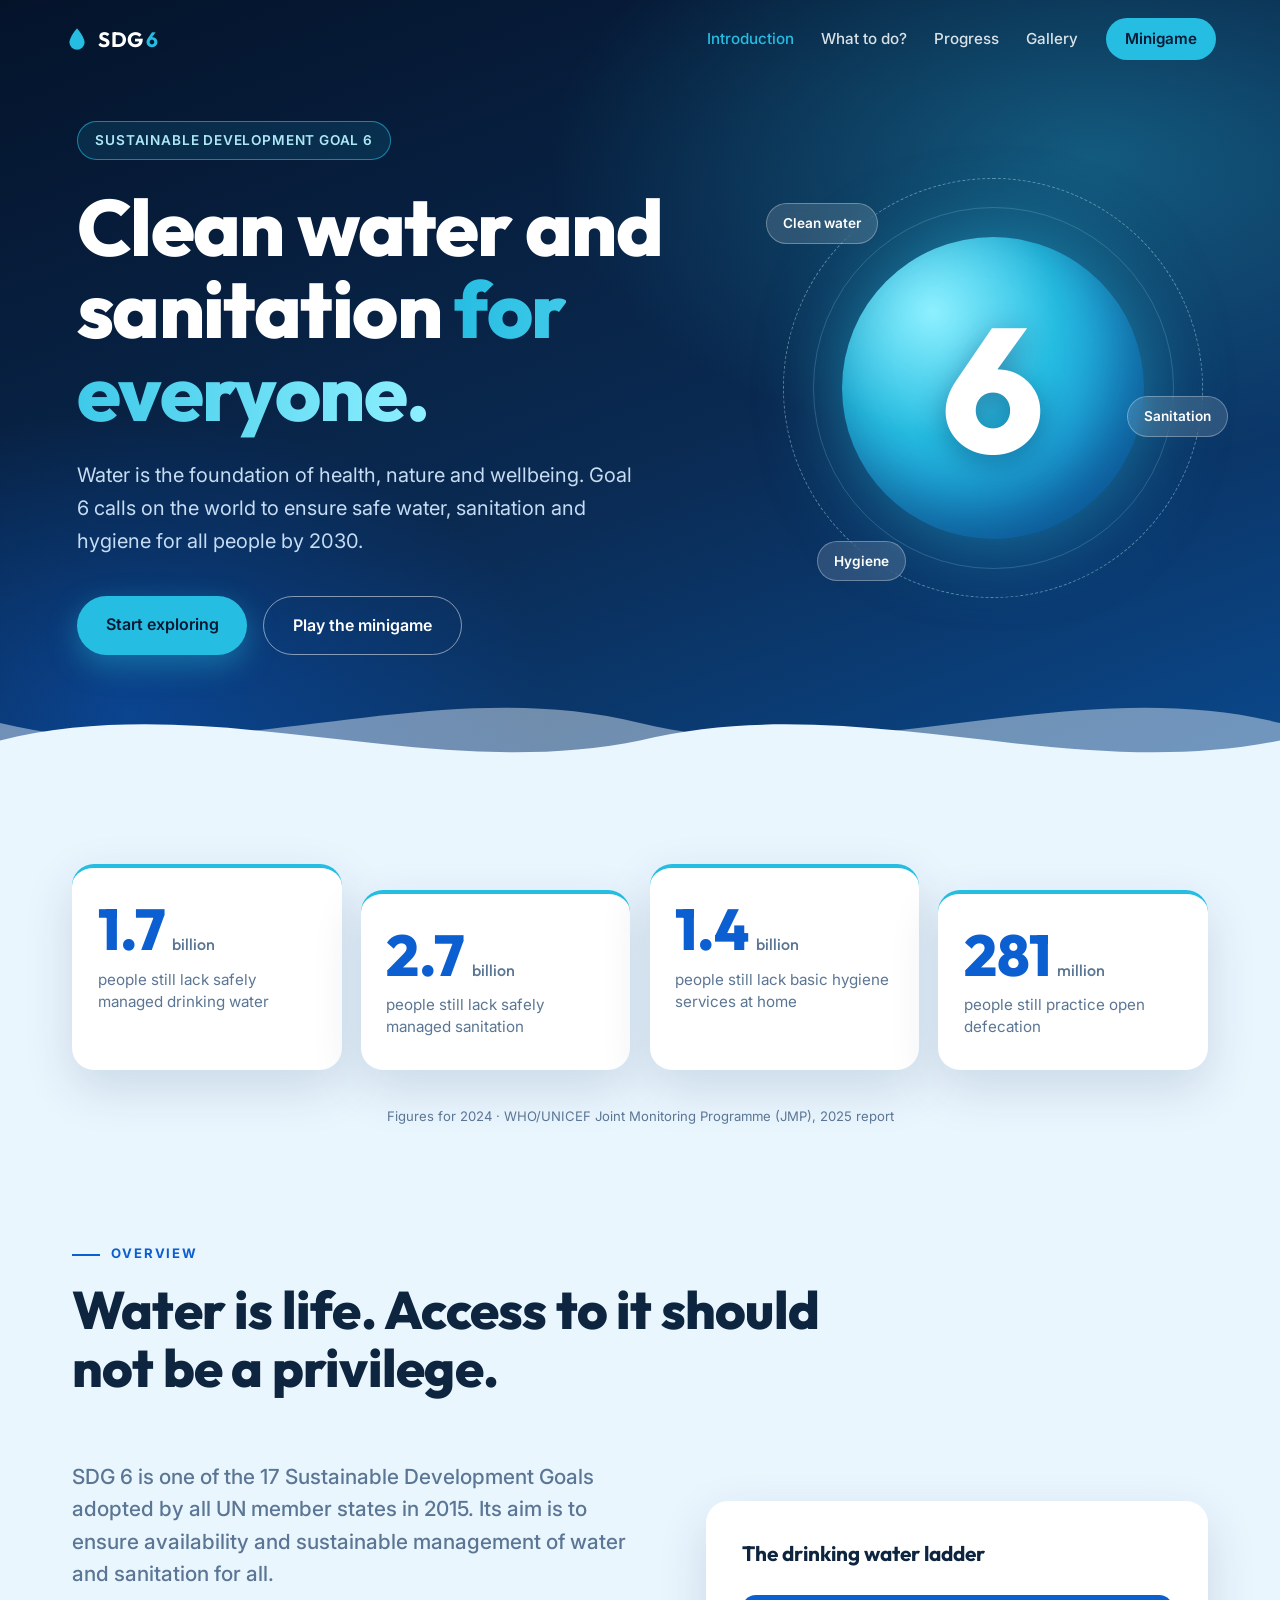
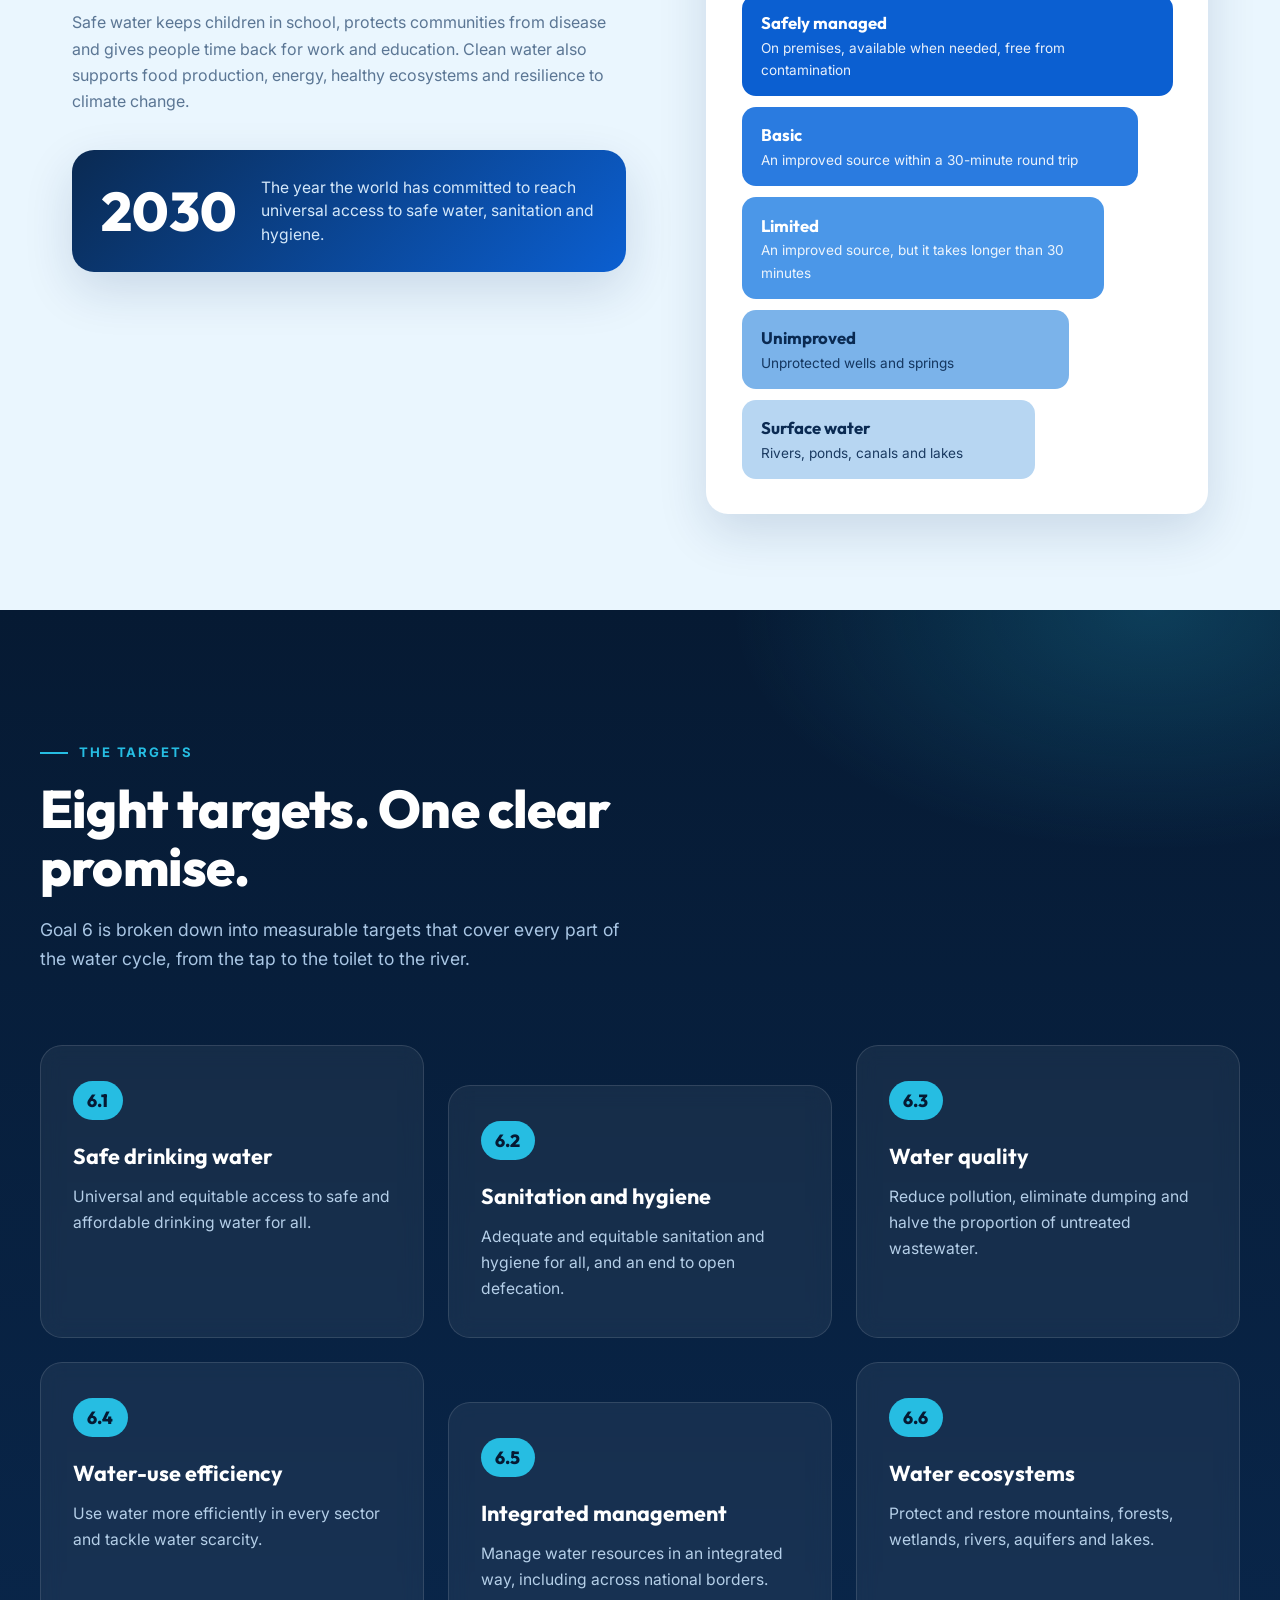
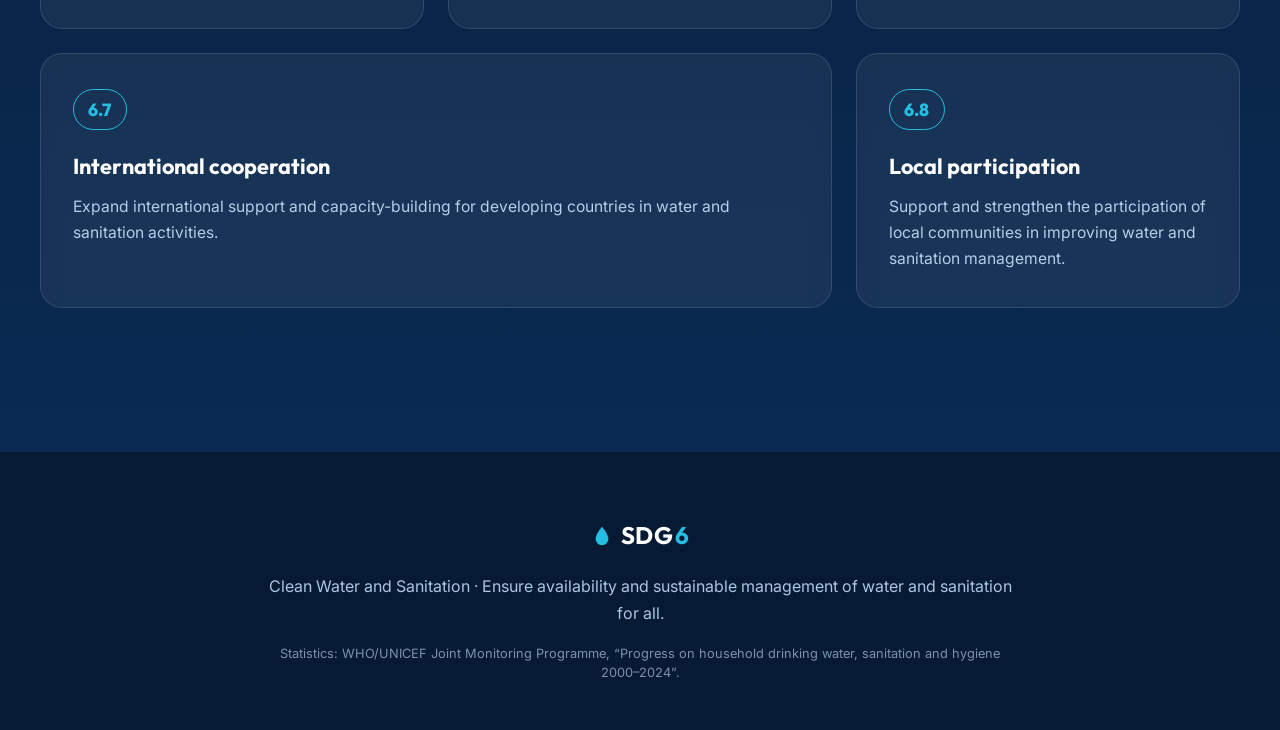
<file: index.html>
<!DOCTYPE html>
<html lang="en">
<head>
  <meta charset="UTF-8">
  <meta name="viewport" content="width=device-width, initial-scale=1">
  <title>SDG 6 · Clean Water and Sanitation for All</title>
  <meta name="description" content="Explore Sustainable Development Goal 6: ensuring availability and sustainable management of water and sanitation for all by 2030.">
  <link rel="preconnect" href="https://fonts.googleapis.com">
  <link rel="preconnect" href="https://fonts.gstatic.com" crossorigin>
  <link href="https://fonts.googleapis.com/css2?family=Inter:wght@400;500;600&family=Outfit:wght@300;500;700;800&display=swap" rel="stylesheet">
  <link rel="stylesheet" href="style.css">
</head>
<body>

  <!-- TOP NAVIGATION -->
  <header class="nav" id="nav">
    <a href="#top" class="brand">
      <svg viewBox="0 0 24 24" width="26" height="26" aria-hidden="true"><path fill="currentColor" d="M12 2C12 2 5 10.2 5 15a7 7 0 0 0 14 0C19 10.2 12 2 12 2z"/></svg>
      <span>SDG<b>6</b></span>
    </a>
    <button class="burger" id="burger" aria-label="Open menu" aria-expanded="false"><span></span><span></span><span></span></button>
    <nav class="links" id="links">
      <a href="#overview" data-tab="overview">Introduction</a>
      <a href="#improve" data-tab="improve">What to do?</a>
      <a href="#progress" data-tab="progress">Progress</a>
      <a href="#gallery" data-tab="gallery">Gallery</a>
      <a href="#game" data-tab="game" class="pill">Minigame</a>
    </nav>
  </header>

  <!-- HERO -->
  <section class="hero" id="top">
    <div class="bubbles" id="bubbles" aria-hidden="true"></div>
    <div class="hero-inner">
      <div class="hero-text">
        <span class="badge">Sustainable Development Goal 6</span>
        <h1>Clean water and sanitation <em>for everyone.</em></h1>
        <p>Water is the foundation of health, nature and wellbeing. Goal 6 calls on the world to ensure safe water, sanitation and hygiene for all people by 2030.</p>
        <div class="hero-actions">
          <a href="#overview" class="btn primary" data-tab="overview">Start exploring</a>
          <a href="#game" class="btn ghost" data-tab="game">Play the minigame</a>
        </div>
      </div>
      <div class="hero-art" aria-hidden="true">
        <div class="ring ring-1"></div>
        <div class="ring ring-2"></div>
        <div class="orb"><span>6</span></div>
        <div class="chip chip-a">Clean water</div>
        <div class="chip chip-b">Sanitation</div>
        <div class="chip chip-c">Hygiene</div>
      </div>
    </div>
    <svg class="waves" viewBox="0 0 1440 160" preserveAspectRatio="none" aria-hidden="true">
      <path class="w1" d="M0,80 C240,140 480,20 720,80 C960,140 1200,20 1440,80 C1680,140 1920,20 2160,80 C2400,140 2640,20 2880,80 L2880,160 L0,160 Z"/>
      <path class="w2" d="M0,100 C240,40 480,150 720,100 C960,40 1200,150 1440,100 C1680,40 1920,150 2160,100 C2400,40 2640,150 2880,100 L2880,160 L0,160 Z"/>
    </svg>
  </section>

  <main>

    <!-- ============ 1 · OVERVIEW ============ -->
    <section class="panel active" id="panel-overview">

      <div class="stats" id="facts">
        <div class="stat reveal">
          <div class="num"><span class="count" data-target="2.1" data-decimals="1">0</span><small>billion</small></div>
          <p>people still lack safely managed drinking water</p>
        </div>
        <div class="stat reveal" style="--d:.1s">
          <div class="num"><span class="count" data-target="3.4" data-decimals="1">0</span><small>billion</small></div>
          <p>people still lack safely managed sanitation</p>
        </div>
        <div class="stat reveal" style="--d:.2s">
          <div class="num"><span class="count" data-target="1.7" data-decimals="1">0</span><small>billion</small></div>
          <p>people still lack basic hygiene services at home</p>
        </div>
        <div class="stat reveal" style="--d:.3s">
          <div class="num"><span class="count" data-target="354" data-decimals="0">0</span><small>million</small></div>
          <p>people still practice open defecation</p>
        </div>
        <p class="source">Figures for 2024 · WHO/UNICEF Joint Monitoring Programme (JMP), 2025 report</p>
      </div>

      <div class="overview">
        <div class="overview-head reveal">
          <span class="eyebrow">Overview</span>
          <h2>Water is life. Access to it should not be a privilege.</h2>
        </div>
        <div class="overview-body">
          <div class="reveal">
            <p class="lead">SDG 6 is one of the 17 Sustainable Development Goals adopted by all UN member states in 2015. Its aim is to ensure availability and sustainable management of water and sanitation for all.</p>
            <p>Safe water keeps children in school, protects communities from disease and gives people time back for work and education. Clean water also supports food production, energy, healthy ecosystems and resilience to climate change.</p>
            <div class="deadline">
              <strong>2030</strong>
              <span>The year the world has committed to reach universal access to safe water, sanitation and hygiene.</span>
            </div>
          </div>

          <div class="ladder reveal" style="--d:.15s">
            <h3>The drinking water ladder</h3>
            <ol>
              <li class="step s5"><b>Safely managed</b><span>On premises, available when needed, free from contamination</span></li>
              <li class="step s4"><b>Basic</b><span>An improved source within a 30-minute round trip</span></li>
              <li class="step s3"><b>Limited</b><span>An improved source, but it takes longer than 30 minutes</span></li>
              <li class="step s2"><b>Unimproved</b><span>Unprotected wells and springs</span></li>
              <li class="step s1"><b>Surface water</b><span>Rivers, ponds, canals and lakes</span></li>
            </ol>
          </div>
        </div>
      </div>

      <div class="targets" id="targets">
        <div class="targets-head reveal">
          <span class="eyebrow light">The targets</span>
          <h2>Eight targets. One clear promise.</h2>
          <p>Goal 6 is broken down into measurable targets that cover every part of the water cycle, from the tap to the toilet to the river.</p>
        </div>

        <div class="grid">
          <article class="card reveal"><span class="tag">6.1</span><h3>Safe drinking water</h3><p>Universal and equitable access to safe and affordable drinking water for all.</p></article>
          <article class="card reveal" style="--d:.08s"><span class="tag">6.2</span><h3>Sanitation and hygiene</h3><p>Adequate and equitable sanitation and hygiene for all, and an end to open defecation.</p></article>
          <article class="card reveal" style="--d:.16s"><span class="tag">6.3</span><h3>Water quality</h3><p>Reduce pollution, eliminate dumping and halve the proportion of untreated wastewater.</p></article>
          <article class="card reveal"><span class="tag">6.4</span><h3>Water-use efficiency</h3><p>Use water more efficiently in every sector and tackle water scarcity.</p></article>
          <article class="card reveal" style="--d:.08s"><span class="tag">6.5</span><h3>Integrated management</h3><p>Manage water resources in an integrated way, including across national borders.</p></article>
          <article class="card reveal" style="--d:.16s"><span class="tag">6.6</span><h3>Water ecosystems</h3><p>Protect and restore mountains, forests, wetlands, rivers, aquifers and lakes.</p></article>
          <article class="card wide reveal"><span class="tag alt">6.7</span><h3>International cooperation</h3><p>Expand international support and capacity-building for developing countries in water and sanitation activities.</p></article>
          <article class="card wide reveal" style="--d:.1s"><span class="tag alt">6.8</span><h3>Local participation</h3><p>Support and strengthen the participation of local communities in improving water and sanitation management.</p></article>
        </div>
      </div>
    </section>

    <!-- ============ 2 · IMPROVEMENTS ============ -->
    <section class="panel" id="panel-improve">

      <div class="panel-head reveal">
        <span class="eyebrow">Improvements</span>
        <h2>How can we improve?</h2>
        <p>Reaching everyone by 2030 will take action from governments, organizations and ordinary people. Here is where the biggest gaps are, and what each of us can do.</p>
      </div>

      <div class="priorities">
        <article class="pcard reveal"><span class="pnum">01</span><h3>Reach those left behind</h3><p>In fragile contexts, safely managed drinking water coverage is 38 percentage points lower than in other countries.</p></article>
        <article class="pcard reveal" style="--d:.08s"><span class="pnum">02</span><h3>Invest in the least developed countries</h3><p>People there are more than twice as likely to lack basic drinking water and sanitation, and more than three times as likely to lack basic hygiene.</p></article>
        <article class="pcard reveal" style="--d:.16s"><span class="pnum">03</span><h3>Close the rural and urban gap</h3><p>Rural areas have improved but still lag behind, while drinking water and hygiene coverage in urban areas has stagnated.</p></article>
        <article class="pcard reveal"><span class="pnum">04</span><h3>End open defecation</h3><p>354 million people still practice it. Toilets that protect health, safely contain and treat wastewater are not available to them.</p></article>
        <article class="pcard reveal" style="--d:.08s"><span class="pnum">05</span><h3>Protect sources and treat wastewater</h3><p>Clean rivers, lakes and aquifers, and treated wastewater, keep drinking water safe for everyone downstream.</p></article>
        <article class="pcard reveal" style="--d:.16s"><span class="pnum">06</span><h3>Use water wisely</h3><p>Using water more efficiently in homes, farms and industry eases scarcity and protects the supply for everyone.</p></article>
      </div>

      <div class="act" id="act">
        <div class="act-head reveal">
          <span class="eyebrow">Take action</span>
          <h2>Everyone can be part of the solution.</h2>
        </div>
        <div class="act-grid">
          <div class="act-card reveal">
            <h3>At home</h3>
            <ul>
              <li>Fix leaking taps and toilets quickly</li>
              <li>Take shorter showers and turn off the tap while brushing</li>
              <li>Never flush wipes or pour oil and chemicals down the drain</li>
            </ul>
          </div>
          <div class="act-card raised reveal" style="--d:.1s">
            <h3>In your community</h3>
            <ul>
              <li>Join river and beach clean-ups</li>
              <li>Support local water-protection projects</li>
              <li>Talk with friends and school about water issues</li>
            </ul>
          </div>
          <div class="act-card reveal" style="--d:.2s">
            <h3>With your voice</h3>
            <ul>
              <li>Share what you learn about SDG 6</li>
              <li>Support organizations working on WASH</li>
              <li>Ask leaders to invest in water and sanitation</li>
            </ul>
          </div>
        </div>

        <div class="cta reveal">
          <h3>Learn more from the official sources</h3>
          <div class="cta-links">
            <a class="btn primary" href="https://sdgs.un.org/goals/goal6" target="_blank" rel="noopener">UN SDG 6 page</a>
            <a class="btn ghost-dark" href="https://washdata.org" target="_blank" rel="noopener">WHO/UNICEF JMP data</a>
          </div>
        </div>
      </div>
    </section>

    <!-- ============ 3 · HOW FAR WE'VE COME ============ -->
    <section class="panel" id="panel-progress">

      <div class="panel-head reveal">
        <span class="eyebrow">Progress</span>
        <h2>How far we’ve come.</h2>
        <p>Since 2000, billions of people have gained access to safer water and sanitation. That is real progress, and it shows that change is possible.</p>
      </div>

      <div class="progress" id="progress-bars">
        <div class="progress-copy reveal">
          <h3 class="sub">Real progress, but not fast enough.</h3>
          <p>Since 2015, hundreds of millions of people have gained safe services, yet universal coverage by 2030 looks increasingly out of reach at the current pace. People in fragile contexts and rural areas are most often left behind.</p>
        </div>

        <div class="bars reveal" style="--d:.15s">
          <div class="bar-group">
            <div class="bar-label"><b>Safely managed drinking water</b><span>68% → 74%</span></div>
            <div class="track"><div class="fill" data-width="74"></div></div>
            <small>Share of the global population, 2015 to 2024</small>
          </div>
          <div class="bar-group">
            <div class="bar-label"><b>Safely managed sanitation</b><span>48% → 58%</span></div>
            <div class="track"><div class="fill" data-width="58"></div></div>
            <small>Share of the global population, 2015 to 2024</small>
          </div>
        </div>
      </div>

      <div class="since">
        <h3 class="mini-title reveal">Since 2015</h3>
        <div class="since-grid">
          <div class="big-stat reveal">
            <strong>961 million</strong>
            <p>more people use safely managed drinking water. The number still lacking it fell by 270 million.</p>
          </div>
          <div class="big-stat reveal" style="--d:.1s">
            <strong>1.2 billion</strong>
            <p>more people use safely managed sanitation. Those without it fell from 3.9 billion to 3.4 billion.</p>
          </div>
          <div class="big-stat reveal" style="--d:.2s">
            <strong>1.5 billion</strong>
            <p>more people gained basic hygiene services. Those without fell from 2.5 billion to 1.7 billion.</p>
          </div>
        </div>
      </div>

      <div class="achievements">
        <h3 class="mini-title reveal">Milestones we have reached</h3>
        <div class="ach-grid">
          <article class="ach reveal">
            <div class="ach-top"><span class="ach-year">2000</span><span class="ach-check">&#10003;</span></div>
            <h4>A first global target</h4>
            <p>The Millennium Development Goals set the first worldwide target: halve the share of people without safe drinking water and basic sanitation by 2015.</p>
          </article>
          <article class="ach reveal" style="--d:.08s">
            <div class="ach-top"><span class="ach-year">2010</span><span class="ach-check">&#10003;</span></div>
            <h4>A human right</h4>
            <p>The UN General Assembly recognizes safe and clean drinking water and sanitation as a human right.</p>
          </article>
          <article class="ach reveal" style="--d:.16s">
            <div class="ach-top"><span class="ach-year">2012</span><span class="ach-check">&#10003;</span></div>
            <h4>Drinking water target met early</h4>
            <p>UN agencies announce that the world has met the Millennium drinking water target, five years ahead of the 2015 deadline.</p>
          </article>
          <article class="ach reveal">
            <div class="ach-top"><span class="ach-year">2015</span><span class="ach-check">&#10003;</span></div>
            <h4>Goal 6 is born</h4>
            <p>All UN member states adopt the 2030 Agenda with a goal just for water and sanitation. At the time, 68% of people used safely managed drinking water and 48% safely managed sanitation.</p>
          </article>
          <article class="ach reveal" style="--d:.08s">
            <div class="ach-top"><span class="ach-year">2023</span><span class="ach-check">&#10003;</span></div>
            <h4>The UN Water Conference</h4>
            <p>Governments meet in New York for the first UN conference on water in 46 years and launch the Water Action Agenda of voluntary commitments.</p>
          </article>
          <article class="ach reveal" style="--d:.16s">
            <div class="ach-top"><span class="ach-year">2024</span><span class="ach-check">&#10003;</span></div>
            <h4>Billions more with safe services</h4>
            <p>74% of people now use safely managed drinking water and 58% safely managed sanitation. Since 2000, 2.2 billion gained safe water and 2.8 billion safe sanitation.</p>
          </article>
        </div>
        <p class="source">Sources: United Nations; WHO/UNICEF Joint Monitoring Programme (JMP), 2025 report</p>
      </div>
    </section>

    <!-- ============ 4 · GALLERY ============ -->
    <section class="panel" id="panel-gallery">
      <div class="photos-section">
        <div class="photos-head reveal">
          <span class="eyebrow">Gallery</span>
          <h2>Why SDG 6 matters.</h2>
          <p>Pictures and stories that show why clean water and sanitation matter.</p>
        </div>

        <div class="photos">
          <figure class="photo reveal">
            <img src="GitSlike/map of water.jpg" alt="pic1" loading="lazy">
            <figcaption><h3>Clean water</h3><p>The amount of people who lack safe drinking water is still quite high. SDG 6 is trying to make that number as close to 0 as possible.</p></figcaption>
          </figure>
          <figure class="photo reveal" style="--d:.1s">
            <img src="GitSlike/galerija2.png" alt="pic2" loading="lazy">
            <figcaption><h3>Sanitation</h3><p>Sanitation in this case means people having access to facillities for safe disposal of human waste and also basic hygiene.</p></figcaption>
          </figure>
          <figure class="photo reveal" style="--d:.2s">
            <img src="GitSlike/galerija3.png" alt="desert" loading="lazy">
            <figcaption><h3>Even if it's dirty</h3><p>SDG 6 also battles against water scarcity and not just drinkable water. This mostly applies to nature which doesn't need water as clean as a human.</p></figcaption>
          </figure>
          <figure class="photo reveal">
            <img src="https://i.pinimg.com/736x/41/9d/56/419d56cbc9420520d3eadc87b4f65d0f.jpg" alt="forest" loading="lazy">
            <figcaption><h3>The result</h3><p>If it all goes to plan, clean rivers, thriving wetlands, restored forests, and healthy wildlife habitats flourish without pollution or drought.</p></figcaption>
          </figure>
          <figure class="photo reveal" style="--d:.1s">
            <img src="GitSlike/galerija4.png" alt="trash1" loading="lazy">
            <figcaption><h3>Polluted rivers</h3><p>Sadly a lot of rivers are filled with trash and microplastics which endangers the local water life of that river.</p></figcaption>
          </figure>
          <figure class="photo reveal" style="--d:.2s">
            <img src="GitSlike/galerija5.png" alt="trash2" loading="lazy">
            <figcaption><h3>Polluted lakes</h3><p>In lakes the polution is quite more significant beacuse the water is closed and it has nowhere to go so the trash keeps piling up inside the lake.</p></figcaption>
          </figure>
          <figure class="photo reveal">
            <img src="GitSlike/galerija7.png" alt="waterclean" loading="lazy">
            <figcaption><h3>Cleaning the unclean</h3><p>If we want clean lakes and rivers we need to make a change. There is a lot of volunteers who help locals by cleaning the trash out.</p></figcaption>
          </figure>
          <figure class="photo reveal" style="--d:.1s">
            <img src="https://commons.wikimedia.org/wiki/Special:FilePath/Activated_sludge_sewage_treatment_plant_aeration_tank.png" alt="wastewater" loading="lazy">
            <figcaption><h3>The journey of wastewater</h3><p>Wastewater is treated in large aeration tanks, where air and helpful microorganisms break down pollutants before the water is safely released.</p></figcaption>
          </figure>
          <figure class="photo reveal" style="--d:.2s">
            <img src="GitSlike/rainwater-harvesting-pit.png" alt="Photo nine" loading="lazy">
            <figcaption><h3>Rainwater harvesting</h3><p>Rainwater harvesting collects and stores rain for later use, helping save drinking water and providing a sustainable source for everyday needs.</p></figcaption>
          </figure>
          <figure class="photo reveal">
            <img src="GitSlike/20261014_183845 (1).jpg" alt="me#1" loading="lazy">
            <figcaption><h3>Maks</h3><p>2. year of school of electrical engineering and computer science, co.creator of this site. My goal is to make body of waters cleaner.</p></figcaption>
          </figure>
          <figure class="photo reveal" style="--d:.1s">
            <img src="GitSlike/Galerija10.jpg" alt="me#2" loading="lazy">
            <figcaption><h3>Domen</h3><p>2. year of school of electrical engineering and computer science, co.creator of this site. My goal is to reduce the amount of water in households.</p></figcaption>
          </figure>
          <figure class="photo reveal" style="--d:.2s">
            <img src="GitSlike/galerija0.5.png" alt="SDG6" loading="lazy">
            <figcaption><h3>SDG 6 as a whole</h3><p>SDG 6 isn't just about clean water and hygiene. It also targets untreated wastewater and promotes transboundary resource management.</p></figcaption>
          </figure>
        </div>

        <!-- Replace VIDEO_ID_1 and VIDEO_ID_2 with the part after v= in your YouTube links -->
        <div class="videos">
          <figure class="video reveal">
            <div class="frame">
              <iframe src="https://www.youtube.com/embed/SZ3URB7Hmvo" title="Video one" loading="lazy" referrerpolicy="strict-origin-when-cross-origin" allow="accelerometer; autoplay; clipboard-write; encrypted-media; gyroscope; picture-in-picture; web-share" allowfullscreen></iframe>
            </div>
            <figcaption><h3>COIL 2026 get to know me. - Maks</h3><p>Hello I'm Maks, the cocreator of this site. In this youtube video you will get to know me and my goals.</p></figcaption>
          </figure>
          <figure class="video reveal" style="--d:.1s">
            <div class="frame">
              <iframe src="https://www.youtube.com/embed/B6Ui6oobyuA" title="Video two" loading="lazy" referrerpolicy="strict-origin-when-cross-origin" allow="accelerometer; autoplay; clipboard-write; encrypted-media; gyroscope; picture-in-picture; web-share" allowfullscreen></iframe>
            </div>
            <figcaption><h3>Coil 2026_Get to know me. - Domen</h3><p>Hey there I'm Domen. I'm the cocreator of this site. I made a youtube video so you will get to know my interests.</p></figcaption>
          </figure>
        </div>
      </div>
    </section>

    <!-- ============ 5 · MINIGAME ============ -->
    <section class="panel" id="panel-game">
      <div class="panel-head reveal">
        <span class="eyebrow">Minigame</span>
        <h2>Clean the ocean.</h2>
        <p>Throw your tool from the boat and pull plastic out of the sea. Sell it, upgrade your gear by answering SDG 6 questions and donate to the Clean Water Fund. The game ends when the whole ocean is clean.</p>
      </div>

      <div class="game-section reveal">
        <div class="game-card">
          <div class="hud">
            <div>Money<b id="hud-money">$0</b></div>
            <div>Bag<b id="hud-bag">$0</b></div>
            <div>Trash left<b id="hud-left">0</b></div>
          </div>

          <div class="stage">
            <canvas id="game" width="480" height="270"></canvas>

            <div class="overlay" id="game-overlay">
              <h3 id="ov-title">Clean the ocean</h3>
              <p id="ov-text">Click on the sea to throw your tool and pull out plastic. Sell it, upgrade your gear by answering SDG 6 questions and donate to the Clean Water Fund. Clean the whole ocean to win.</p>
              <button class="btn primary" id="game-start" type="button">Start game</button>
            </div>

            <div class="overlay quiz hidden" id="quiz">
              <h3 id="quiz-q"></h3>
              <div class="quiz-opts" id="quiz-opts"></div>
              <p class="quiz-hint" id="quiz-hint"></p>
              <div class="quiz-actions">
                <button class="btn ghost small" id="quiz-clue" type="button">Use a clue</button>
                <button class="btn ghost small" id="quiz-cancel" type="button">Cancel</button>
              </div>
            </div>
          </div>

          <div class="msg" id="game-msg">Click on the sea to throw your tool.</div>

          <div class="shop">
            <div class="shop-card">
              <h4>Upgrades</h4>
              <button class="shop-btn" id="btn-range" type="button"></button>
              <button class="shop-btn" id="btn-cap" type="button"></button>
              <button class="shop-btn alt" id="btn-tool" type="button"></button>
              <p class="shop-note" id="tool-info"></p>
            </div>
            <div class="shop-card">
              <h4>Bag and clues</h4>
              <button class="shop-btn" id="btn-sell" type="button">Sell bag</button>
              <p class="shop-note" id="clue-info"></p>
            </div>
            <div class="shop-card">
              <h4>Clean Water Fund</h4>
              <div class="don-bar"><div id="don-fill"></div></div>
              <p class="shop-note" id="don-text"></p>
              <div class="don-row">
                <button class="shop-btn" id="don-10" type="button">Donate $10</button>
                <button class="shop-btn" id="don-50" type="button">$50</button>
                <button class="shop-btn" id="don-all" type="button">All</button>
              </div>
              <p class="shop-note" id="perks"></p>
            </div>
          </div>
        </div>
        <p class="game-hint">Tip: click the sea to throw. Press S to sell and Esc to pause. The tiny sparkles are microplastics, you need the Micro-filter for those.</p>
      </div>
    </section>

  </main>

  <footer>
    <div class="foot-inner">
      <div class="brand light">
        <svg viewBox="0 0 24 24" width="22" height="22" aria-hidden="true"><path fill="currentColor" d="M12 2C12 2 5 10.2 5 15a7 7 0 0 0 14 0C19 10.2 12 2 12 2z"/></svg>
        <span>SDG<b>6</b></span>
      </div>
      <p>Clean Water and Sanitation · Ensure availability and sustainable management of water and sanitation for all.</p>
      <small>Statistics: WHO/UNICEF Joint Monitoring Programme, “Progress on household drinking water, sanitation and hygiene 2000–2024”.</small>
    </div>
  </footer>

  <script>
    // ---------- Mobile menu ----------
    const burger = document.getElementById('burger');
    const links = document.getElementById('links');
    burger.addEventListener('click', () => {
      const open = links.classList.toggle('open');
      burger.classList.toggle('active', open);
      burger.setAttribute('aria-expanded', open);
    });
    links.querySelectorAll('a').forEach(a => a.addEventListener('click', () => {
      links.classList.remove('open');
      burger.classList.remove('active');
      burger.setAttribute('aria-expanded', false);
    }));

    // ---------- Nav background on scroll ----------
    const nav = document.getElementById('nav');
    const onScroll = () => nav.classList.toggle('scrolled', window.scrollY > 40);
    window.addEventListener('scroll', onScroll, { passive: true });
    onScroll();

    // ---------- Floating bubbles ----------
    const bubbles = document.getElementById('bubbles');
    for (let i = 0; i < 22; i++) {
      const b = document.createElement('span');
      const size = 6 + Math.random() * 28;
      b.style.width = b.style.height = size + 'px';
      b.style.left = Math.random() * 100 + '%';
      b.style.animationDuration = 9 + Math.random() * 14 + 's';
      b.style.animationDelay = -Math.random() * 20 + 's';
      bubbles.appendChild(b);
    }

    // ---------- Count-up numbers ----------
    function countUp(el) {
      const target = parseFloat(el.dataset.target);
      const decimals = parseInt(el.dataset.decimals || 0, 10);
      const duration = 1800;
      const start = performance.now();
      function tick(now) {
        const p = Math.min((now - start) / duration, 1);
        const eased = 1 - Math.pow(1 - p, 3);
        el.textContent = (target * eased).toFixed(decimals);
        if (p < 1) requestAnimationFrame(tick);
      }
      requestAnimationFrame(tick);
    }

    // ---------- Reveal on scroll ----------
    const io = new IntersectionObserver((entries) => {
      entries.forEach(entry => {
        if (!entry.isIntersecting) return;
        const el = entry.target;
        el.classList.add('visible');
        el.querySelectorAll('.count').forEach(countUp);
        el.querySelectorAll('.fill').forEach(f => f.style.width = f.dataset.width + '%');
        io.unobserve(el);
      });
    }, { threshold: 0.2 });
    document.querySelectorAll('.reveal').forEach(el => io.observe(el));

    // ---------- Click a box to zoom it in (click again, click elsewhere or press Esc to close) ----------
    let zoomedEl = null;
    document.querySelectorAll('.stat, .card, .act-card, .photo, .pcard, .big-stat, .ach').forEach(el => {
      el.addEventListener('click', (e) => {
        e.stopPropagation();
        if (zoomedEl && zoomedEl !== el) zoomedEl.classList.remove('zoomed');
        el.classList.toggle('zoomed');
        zoomedEl = el.classList.contains('zoomed') ? el : null;
      });
    });
    function closeZoom() {
      if (zoomedEl) { zoomedEl.classList.remove('zoomed'); zoomedEl = null; }
    }
    document.addEventListener('click', closeZoom);
    document.addEventListener('keydown', (e) => { if (e.key === 'Escape') closeZoom(); });

    // ---------- MINIGAME: Clean the ocean (first person) ----------
    (function () {
      const canvas = document.getElementById('game');
      const ctx = canvas.getContext('2d');
      ctx.imageSmoothingEnabled = false;
      const W = 480, H = 270, HOR = 118, Y_NEAR = 214, Y_FAR = 126, HX = W / 2, HY = 240;
      const $ = id => document.getElementById(id);
      const overlay = $('game-overlay'), ovTitle = $('ov-title'), ovText = $('ov-text'), startBtn = $('game-start');
      const quizEl = $('quiz'), quizQ = $('quiz-q'), quizOpts = $('quiz-opts'), quizHint = $('quiz-hint');
      const quizClue = $('quiz-clue'), quizCancel = $('quiz-cancel');
      const moneyEl = $('hud-money'), bagEl = $('hud-bag'), leftEl = $('hud-left'), msgEl = $('game-msg');
      const btnRange = $('btn-range'), btnCap = $('btn-cap'), btnTool = $('btn-tool'), btnSell = $('btn-sell');
      const toolInfo = $('tool-info'), clueInfo = $('clue-info'), donText = $('don-text'), donFill = $('don-fill'), perksEl = $('perks');

      // ----- balance (change these numbers to make the game easier or harder) -----
      const TRASH_TOTAL = 90, MICRO_TOTAL = 30, TOTAL = TRASH_TOTAL + MICRO_TOTAL, MAX_ACTIVE = 14;
      const TOOLS = [
        { name: 'Hook', r: 16, micro: false, reel: 0.55, col: '#cfd8e3' },
        { name: 'Net', r: 24, micro: false, reel: 0.5, col: '#e8d9a8' },
        { name: 'Micro-filter', r: 24, micro: true, reel: 0.5, col: '#6fe0f0' },
        { name: 'Big net', r: 36, micro: true, reel: 0.42, col: '#f0c35a' },
        { name: 'Trawl net', r: 48, micro: true, reel: 0.32, col: '#ff9a5a' }
      ];
      const RANGE_COST = [20, 35, 55, 80], CAP_COST = [25, 45, 70, 100, 140];
      const MILESTONES = [
        { at: 120, key: 'finn', name: 'Finn the dolphin sells your bag for you' },
        { at: 300, key: 'bless', name: 'Clean Water Blessing: +25% on everything you sell' },
        { at: 600, key: 'sally', name: 'Sally the turtle pulls out trash for you' }
      ];
      const QUIZ = [
        { q: 'What does SDG 6 aim to ensure for everyone?', a: ['Clean water and sanitation', 'Cheap electricity', 'Faster internet'], h: 'Think about the tap and the toilet.' },
        { q: 'By which year should SDG 6 be reached?', a: ['2030', '2025', '2050'], h: 'It is the deadline of the whole 2030 Agenda.' },
        { q: 'Roughly how many people still lack safely managed drinking water?', a: ['2.1 billion', '210 million', '21 million'], h: 'More than two thousand million.' },
        { q: 'What does WASH stand for?', a: ['Water, Sanitation and Hygiene', 'Waste, Air, Soil and Heat', 'Wells, Aquifers, Seas and Harbours'], h: 'Think of washing your hands.' },
        { q: 'Microplastics are plastic pieces smaller than about...', a: ['5 millimetres', '5 centimetres', '5 metres'], h: 'Smaller than a pencil eraser.' },
        { q: 'Which target aims to halve the share of untreated wastewater?', a: ['6.3 Water quality', '6.4 Water-use efficiency', '6.6 Water ecosystems'], h: 'It is about pollution and dumping.' },
        { q: 'Which sector uses the most freshwater worldwide?', a: ['Agriculture', 'Tourism', 'Mining'], h: 'Think about growing food.' },
        { q: 'On the drinking water ladder, which is the top rung?', a: ['Safely managed', 'Basic', 'Limited'], h: 'On premises, available when needed and free from contamination.' },
        { q: 'A basic drinking water source is within a round trip of at most...', a: ['30 minutes', '3 hours', '5 minutes'], h: 'Half an hour.' },
        { q: 'Target 6.6 protects which of these?', a: ['Wetlands, rivers, lakes and aquifers', 'Highways and bridges', 'Airports'], h: 'Water ecosystems.' },
        { q: 'How many Sustainable Development Goals are there?', a: ['17', '8', '30'], h: 'Seventeen.' },
        { q: 'Why should wipes and chemicals never go down the drain?', a: ['They pollute water and block sewers', 'They make water taste better', 'They help clean the pipes'], h: 'Think of what ends up in rivers and the sea.' }
      ];
      const facts = [
        '2.1 billion people still lack safely managed drinking water.',
        '3.4 billion people still lack safely managed sanitation.',
        '354 million people still practice open defecation.',
        'Since 2015, 961 million more people gained safely managed drinking water.',
        '1.7 billion people still lack basic hygiene services at home.'
      ];

      // ----- helpers -----
      const hx = h => [1, 3, 5].map(i => parseInt(h.substr(i, 2), 16));
      const mx = (a, b, k) => a.map((v, i) => v + (b[i] - v) * k);
      const css = a => 'rgb(' + a.map(Math.round).join(',') + ')';
      const cv = (w, h) => { const c = document.createElement('canvas'); c.width = w; c.height = h; return c; };
      const R = (x, y, w, h, c) => { ctx.fillStyle = c; ctx.fillRect(Math.round(x), Math.round(y), Math.max(1, Math.round(w)), Math.max(1, Math.round(h))); };
      const clamp = (v, a, b) => Math.max(a, Math.min(b, v));
      const shuffle = a => { for (let i = a.length - 1; i > 0; i--) { const j = Math.floor(Math.random() * (i + 1)); const tmp = a[i]; a[i] = a[j]; a[j] = tmp; } return a; };
      function disc(c, cx, cy, r, col) {
        c.fillStyle = col;
        for (let dy = -r; dy <= r; dy++) { const w = Math.floor(Math.sqrt(r * r - dy * dy)); c.fillRect(cx - w, cy + dy, 2 * w + 1, 1); }
      }

      // ----- pixel-art sprites (each trash type has its own drawing) -----
      const PAL = { k: '#1b2230', w: '#ffffff', l: '#cfd8e3', g: '#8b97a8', c: '#9be8ff', b: '#3fa7e8', B: '#1f6fb5',
        r: '#e0453d', R: '#9c2a2a', n: '#8a5a33', N: '#5a3820', t: '#c9a06a', s: '#2a2d35', S: '#44485a', G: '#3fa14a', h: '#25702f' };
      function bake(rows) {
        const c = cv(rows[0].length, rows.length), x = c.getContext('2d');
        rows.forEach((row, j) => [...row].forEach((ch, i) => { if (PAL[ch]) { x.fillStyle = PAL[ch]; x.fillRect(i, j, 1, 1); } }));
        return c;
      }
      const BOTTLE = bake(['...kkkk...', '...kbbk...', '...kkkk...', '..kllllk..', '.kwccllllk', '.kwcclllgk', '.kwcclllgk', '.kwBBBBBgk',
        '.kwBBBBBgk', '.kwcclllgk', '.kwcclllgk', '.kwcclllgk', '..kllllgk.', '...kkkk...']);
      const CAN = bake(['..kkkkkk..', '.kgggggglk', '.kkkkkkkkk', '.krrrrrrRk', '.krwwwwrRk', '.krrwwrrRk', '.krrrrrrRk', '.kwrrrrrRk',
        '.kwrrrrrRk', '.krrrrrrRk', '.kkkkkkkkk', '..kgggggk.', '...kkkkk..']);
      const BAG = bake(['....kk..kk....', '...kwwkkwwk...', '..kwwwwwwwwk..', '.kwwlwwwwlwwk.', '.kwlwwwwwwlwwk', 'kwwwwwwwwwwwwk',
        'kwllwwwwwwwllk', 'kwwwwwwlwwwwwk', '.kwwwwwwwwwwk.', '.kgwwwwwwwwgk.', '..kggwwwwggk..', '...kkkkkkkk...']);
      const BOOT = bake(['..kkkkkk......', '..knnnnk......', '..knnnnk......', '..kNnnnk......', '..knnnnk......', '..knnnnkkkk...',
        '..knnnnnnnnkk.', '.knntnnnnnnnnk', '.knnnnnnnnnnnk', '.kNNNNNNNNNNNk', '.kssssssssssk.', '.kSSSSSSSSSSk.', '..kkkkkkkkkk..']);
      const TIRE = bake(['....kkkkkk....', '..kkSSSSSSkk..', '.kSSssssssSSk.', '.kSsskkkksssk.', 'kSssk.....kssk', 'ksk.........sk',
        'ksk.........sk', 'ksk.........sk', 'kSssk.....kssk', '.kSsskkkksssk.', '.kSSssssssSSk.', '..kkSSSSSSkk..', '....kkkkkk....']);
      const DOLPHIN = bake(['.......kk.....', '......kbbk....', '..kkkkbbbbk...', '.kbbbbbbbbbk..', 'kbbbbbbwwwwbk.', '.kkbbbbwwwbk..', '...kkkkkkkk...']);
      const TURTLE = bake(['...kkkkkk....', '..khGGGGhk...', '.khGhGGhGhk..', 'khGGhGGhGhktt', '.kkhGGGGhkttk', '..kkk..kkk...']);
      const TRASH = [{ spr: BOTTLE, v: 8 }, { spr: CAN, v: 6 }, { spr: BAG, v: 7 }, { spr: BOOT, v: 12 }, { spr: TIRE, v: 25 }];
      const MICRO_COL = ['#ffffff', '#ff9ec7', '#9be8ff', '#a8ff9e', '#ffe08a'];

      // ----- pre-rendered scenery -----
      function makeSky() {
        const c = cv(W, HOR), x = c.getContext('2d'), top = hx('#4f9be0'), bot = hx('#d6f1ff'), bands = 15, bh = Math.ceil(HOR / bands);
        for (let i = 0; i < bands; i++) {
          const col = css(mx(top, bot, i / (bands - 1)));
          x.fillStyle = col; x.fillRect(0, i * bh, W, bh);
          if (i) for (let px = 0; px < W; px += 2) { x.fillRect(px + (i % 2), i * bh - 2, 1, 1); x.fillRect(px + 1 - (i % 2), i * bh - 1, 1, 1); }
        }
        for (let r = 40; r >= 18; r -= 4) { x.globalAlpha = 0.07; disc(x, 372, 62, r, '#fff6c8'); }
        x.globalAlpha = 1; disc(x, 372, 62, 17, '#fff0a0'); disc(x, 372, 62, 13, '#fffbe0');
        for (let px = 0; px < W; px++) {
          const h = Math.round(7 + 4 * Math.sin(px * 0.021) + 3 * Math.sin(px * 0.07 + 1) + 2 * Math.sin(px * 0.17));
          x.fillStyle = '#9dbfdc'; x.fillRect(px, HOR - h, 1, h);
          x.fillStyle = '#b6d2e8'; x.fillRect(px, HOR - h, 1, 1);
        }
        x.fillStyle = 'rgba(225,242,255,.55)'; x.fillRect(0, HOR - 5, W, 5);
        return c;
      }
      function makeCloud(w, h) {
        const c = cv(w, h), x = c.getContext('2d');
        [[0.2, 0.68, 0.17], [0.4, 0.48, 0.24], [0.62, 0.5, 0.21], [0.8, 0.68, 0.15], [0.5, 0.72, 0.2]]
          .forEach(b => disc(x, Math.round(b[0] * w), Math.round(b[1] * h), Math.round(b[2] * w * 0.5), '#ffffff'));
        x.globalCompositeOperation = 'source-atop';
        x.fillStyle = 'rgba(150,185,220,.6)'; x.fillRect(0, Math.round(h * 0.68), w, h);
        x.fillStyle = 'rgba(190,215,240,.5)'; x.fillRect(0, Math.round(h * 0.55), w, Math.round(h * 0.13));
        return c;
      }
      function makeSea() {
        const SH = H - HOR, c = cv(W + 16, SH), x = c.getContext('2d');
        const far = hx('#7fd3e6'), mid = hx('#2a8fd0'), near = hx('#0f4f98');
        for (let y = 0; y < SH; y++) {
          const k = y / SH;
          x.fillStyle = css(k < 0.4 ? mx(far, mid, k / 0.4) : mx(mid, near, (k - 0.4) / 0.6));
          x.fillRect(0, y, W + 16, 1);
        }
        let s = 11; const r = () => (s = (s * 16807) % 2147483647) / 2147483647;
        for (let i = 0; i < 1400; i++) {
          const y = Math.floor(r() * SH), k = y / SH, len = Math.round(2 + k * 16 * (0.4 + r())), px = Math.floor(r() * (W + 16));
          x.fillStyle = r() < 0.6 ? 'rgba(255,255,255,' + (0.1 + 0.25 * r()) + ')' : 'rgba(5,40,90,' + (0.12 + 0.2 * r()) + ')';
          x.fillRect(px, y, len, 1);
        }
        return c;
      }
      function makeDeck() {
        const DH = H - 222, c = cv(W, DH), x = c.getContext('2d');
        x.fillStyle = '#6b4a2b'; x.fillRect(0, 4, W, DH);
        for (let i = 0; i < 6; i++) { x.fillStyle = '#4a3019'; x.fillRect(0, 4 + i * 8, W, 1); x.fillStyle = '#7f5c36'; x.fillRect(0, 5 + i * 8, W, 1); }
        x.fillStyle = '#4a3019';
        for (let i = -9; i <= 9; i++) for (let y = 4; y < DH; y++) x.fillRect(Math.round(W / 2 + i * (22 + 60 * (y - 4) / (DH - 4))), y, 1, 1);
        let s = 5; const r = () => (s = (s * 16807) % 2147483647) / 2147483647;
        for (let i = 0; i < 260; i++) {
          x.fillStyle = r() < 0.5 ? 'rgba(40,24,10,.35)' : 'rgba(255,220,160,.18)';
          x.fillRect(Math.floor(r() * W), 4 + Math.floor(r() * (DH - 4)), 2 + Math.floor(r() * 6), 1);
        }
        x.fillStyle = '#c79a5b'; x.fillRect(0, 0, W, 2); x.fillStyle = '#8b6a3f'; x.fillRect(0, 2, W, 2);
        return c;
      }
      const skyImg = makeSky(), seaTile = makeSea(), deckImg = makeDeck();
      const clouds = [{ img: makeCloud(96, 34), x: 0, y: 18, v: 3 }, { img: makeCloud(70, 26), x: 200, y: 46, v: 2 }, { img: makeCloud(120, 40), x: 330, y: 8, v: 1.4 }];

      // ----- perspective: depth d (0 = at the boat, 1 = far away) -----
      const spread = p => 240 - 90 * p;
      const dToY = d => Y_NEAR + (Y_FAR - Y_NEAR) * Math.pow(d, 0.6);
      const yToD = y => Math.pow(clamp((y - Y_NEAR) / (Y_FAR - Y_NEAR), 0, 1), 1 / 0.6);
      function proj(d, lat) {
        const p = Math.pow(d, 0.6);
        return { y: Y_NEAR + (Y_FAR - Y_NEAR) * p, x: HX + lat * spread(p), s: d > 0.55 ? 1 : d > 0.18 ? 2 : 3 };
      }

      // ----- state -----
      let items = [], pool = [], particles = [], ripples = [], texts = [], anims = [];
      let money = 0, bagValue = 0, clues = 0, rangeLv = 0, capLv = 0, tier = 0, donated = 0, perks = {};
      let t = 0, last = 0, spawnT = 0, finnT = 6, sallyT = 3.5, uiT = 0, hook = null, aim = null, qOrder = [], qCur = null;
      let mode = 'idle'; // idle | running | paused | quiz | over
      const range = () => 36 + 14 * rangeLv;
      const capacity = () => 1 + capLv;
      const mult = () => (perks.bless ? 1.25 : 1);
      const remaining = () => pool.length + items.length + (hook ? hook.caught.length : 0);
      const say = s => { msgEl.textContent = s; };

      function buildPool() {
        const p = [];
        for (let i = 0; i < TRASH_TOTAL; i++) { const r = Math.random(); p.push({ k: r < 0.3 ? 0 : r < 0.55 ? 1 : r < 0.75 ? 2 : r < 0.9 ? 3 : 4 }); }
        for (let i = 0; i < MICRO_TOTAL; i++) p.push({ micro: true });
        return shuffle(p);
      }
      function spawnItem(def) {
        const it = { micro: !!def.micro, d: (def.micro ? 0.3 : 0.55) + Math.random() * 0.45, lat: (Math.random() * 2 - 1) * 0.9,
          vx: (Math.random() - 0.5) * 0.05, ph: Math.random() * 6 };
        if (it.micro) {
          it.v = 4; it.pts = [];
          for (let i = 0; i < 7; i++) it.pts.push([Math.round((Math.random() - 0.5) * 14), Math.round((Math.random() - 0.5) * 6), Math.random() < 0.3 ? 2 : 1, MICRO_COL[i % 5]]);
        } else { const T = TRASH[def.k]; it.spr = T.spr; it.v = T.v; }
        items.push(it);
      }
      function reset() {
        items = []; particles = []; ripples = []; texts = []; anims = []; hook = null; qOrder = [];
        pool = buildPool();
        money = 0; bagValue = 0; clues = 0; rangeLv = 0; capLv = 0; tier = 0; donated = 0; perks = {};
        spawnT = 0.5; finnT = 6; sallyT = 3.5; uiT = 0;
        for (let i = 0; i < 8; i++) spawnItem(pool.pop());
        say('Click on the sea to throw your tool.');
        ui();
      }

      // ----- user interface (shop, HUD) -----
      function ui() {
        moneyEl.textContent = '$' + money; bagEl.textContent = '$' + bagValue; leftEl.textContent = remaining();
        const rc = RANGE_COST[rangeLv], cc = CAP_COST[capLv];
        btnRange.textContent = rc ? 'Throw range ' + range() + ' m → ' + (range() + 14) + ' m · $' + rc : 'Throw range: max (' + range() + ' m)';
        btnRange.disabled = !rc || money < rc;
        btnCap.textContent = cc ? 'Catch at once ' + capacity() + ' → ' + (capacity() + 1) + ' · $' + cc : 'Catch at once: max (' + capacity() + ')';
        btnCap.disabled = !cc || money < cc;
        btnTool.textContent = tier < TOOLS.length - 1 ? 'Upgrade tool: answer a question' : 'All tools unlocked';
        btnTool.disabled = tier >= TOOLS.length - 1;
        toolInfo.textContent = 'Tool: ' + TOOLS[tier].name + (TOOLS[tier].micro ? ' (catches microplastics)' : '') + (tier < TOOLS.length - 1 ? '. Next: ' + TOOLS[tier + 1].name + '.' : '.');
        btnSell.textContent = 'Sell bag ($' + Math.round(bagValue * mult()) + ')';
        btnSell.disabled = bagValue <= 0;
        clueInfo.textContent = 'Clues: ' + clues + '. You sometimes find one while pulling out trash. Use them in the quiz.';
        const next = MILESTONES.find(m => donated < m.at), prev = MILESTONES.filter(m => donated >= m.at).pop();
        donText.textContent = next ? 'Donated $' + donated + '. Next reward at $' + next.at + ': ' + next.name + '.' : 'Donated $' + donated + '. All rewards unlocked!';
        donFill.style.width = (next ? (donated - (prev ? prev.at : 0)) / (next.at - (prev ? prev.at : 0)) * 100 : 100) + '%';
        perksEl.textContent = MILESTONES.filter(m => perks[m.key]).map(m => '✓ ' + m.name).join('  ');
        $('don-10').disabled = money < 10; $('don-50').disabled = money < 50; $('don-all').disabled = money < 1;
      }
      function sell(auto) {
        if (mode !== 'running' || bagValue <= 0) return;
        const gain = Math.round(bagValue * mult());
        money += gain; bagValue = 0;
        texts.push({ x: HX - 20, y: 205, life: 1.1, s: '+$' + gain, c: '#ffe14a' });
        say(auto ? 'Finn sold your bag for $' + gain + '!' : 'Sold for $' + gain + '.');
        ui();
      }
      function donate(amount) {
        if (mode !== 'running') return;
        amount = Math.min(amount, money);
        if (amount <= 0) return;
        money -= amount; donated += amount;
        MILESTONES.forEach(m => {
          if (donated >= m.at && !perks[m.key]) {
            perks[m.key] = true;
            say('Thank you! Reward unlocked: ' + m.name + '.');
            texts.push({ x: HX, y: 110, life: 2, s: 'REWARD UNLOCKED!', c: '#8ef0ff', center: true });
          }
        });
        ui();
      }
      btnSell.addEventListener('click', () => sell(false));
      btnRange.addEventListener('click', () => {
        const c = RANGE_COST[rangeLv];
        if (mode !== 'running' || !c || money < c) return;
        money -= c; rangeLv++; say('Throw range is now ' + range() + ' m.'); ui();
      });
      btnCap.addEventListener('click', () => {
        const c = CAP_COST[capLv];
        if (mode !== 'running' || !c || money < c) return;
        money -= c; capLv++; say('You can now pull out ' + capacity() + ' items at once.'); ui();
      });
      $('don-10').addEventListener('click', () => donate(10));
      $('don-50').addEventListener('click', () => donate(50));
      $('don-all').addEventListener('click', () => donate(money));

      // ----- quiz (unlocks the next tool) -----
      btnTool.addEventListener('click', openQuiz);
      function openQuiz() {
        if (mode !== 'running' || tier >= TOOLS.length - 1) return;
        if (!qOrder.length) qOrder = shuffle(QUIZ.map((_, i) => i));
        qCur = QUIZ[qOrder.pop()];
        quizQ.textContent = qCur.q; quizHint.textContent = '';
        quizOpts.innerHTML = '';
        shuffle(qCur.a.map((_, i) => i)).forEach(i => {
          const b = document.createElement('button');
          b.type = 'button'; b.className = 'quiz-opt'; b.textContent = qCur.a[i]; b.dataset.ok = i === 0 ? '1' : '0';
          quizOpts.appendChild(b);
        });
        quizClue.textContent = 'Use a clue (' + clues + ')'; quizClue.disabled = clues < 1;
        mode = 'quiz'; quizEl.classList.remove('hidden');
      }
      function closeQuiz() { quizEl.classList.add('hidden'); if (mode === 'quiz') run(); }
      quizOpts.addEventListener('click', e => {
        const b = e.target.closest('.quiz-opt');
        if (!b || b.disabled) return;
        quizOpts.querySelectorAll('.quiz-opt').forEach(x => { x.disabled = true; });
        if (b.dataset.ok === '1') {
          b.classList.add('right'); tier++;
          say('Correct! New tool: ' + TOOLS[tier].name + '.');
          setTimeout(closeQuiz, 900);
        } else {
          b.classList.add('wrong'); quizOpts.querySelector('[data-ok="1"]').classList.add('right');
          say('Not quite. You get a new question next time.');
          setTimeout(closeQuiz, 1500);
        }
        ui();
      });
      quizClue.addEventListener('click', () => {
        if (clues < 1) return;
        clues--; quizHint.textContent = 'Clue: ' + qCur.h;
        quizClue.disabled = true; quizClue.textContent = 'Use a clue (' + clues + ')'; ui();
      });
      quizCancel.addEventListener('click', closeQuiz);

      // ----- throwing, catching, reeling -----
      function throwAt(cx, cy) {
        if (mode !== 'running' || hook) return;
        let ty = clamp(cy, Y_FAR, Y_NEAR), d = yToD(ty);
        const maxD = range() / 100;
        if (d > maxD) { d = maxD; ty = dToY(d); say('Out of range! Upgrade your throw range.'); }
        hook = { phase: 'throw', t: 0, dur: 0.38, tx: clamp(cx, 8, W - 8), ty: ty, tier: tier, caught: [] };
      }
      function land() {
        const T = TOOLS[hook.tier], r = T.r;
        const near = items.map(it => {
          const p = proj(it.d, it.lat), dx = (p.x - hook.tx) / r, dy = (p.y - 4 - hook.ty) / (r * 0.5);
          return { it: it, p: p, q: dx * dx + dy * dy };
        }).filter(o => o.q <= 1 && it_ok(o.it, T));
        near.sort((a, b) => a.q - b.q);
        near.slice(0, capacity()).forEach(o => {
          items.splice(items.indexOf(o.it), 1);
          hook.caught.push({ it: o.it, x: o.p.x, y: o.p.y - 4 });
        });
        burst(hook.tx, hook.ty, ['#ffffff', '#9be8ff', '#3fa7e8'], 14, 70);
        ripples.push({ x: hook.tx, y: hook.ty, r: r, life: 0.6, max: 0.6 });
        if (!hook.caught.length) {
          const sparkle = items.some(it => it.micro && Math.abs(proj(it.d, it.lat).x - hook.tx) < r);
          say(sparkle && !T.micro ? 'Those tiny sparkles are microplastics. Unlock the Micro-filter to catch them.' : 'Missed! Aim at the floating trash.');
        }
      }
      function it_ok(it, T) { return (!it.micro || T.micro) && it.d * 100 <= range() + 0.5; }
      function addToBag(it) {
        bagValue += it.v;
        texts.push({ x: HX + (Math.random() - 0.5) * 60, y: 215, life: 0.9, s: '+$' + it.v, c: '#ffffff' });
      }
      function finishReel() {
        let clue = false;
        hook.caught.forEach(c => { addToBag(c.it); if (!clue && Math.random() < 0.08) clue = true; });
        if (clue) { clues++; say('You found a clue in the trash! Use it in a quiz.'); texts.push({ x: HX, y: 190, life: 1.5, s: 'CLUE FOUND!', c: '#ffe14a', center: true }); }
        else if (hook.caught.length) say('Pulled out ' + hook.caught.length + ' item' + (hook.caught.length > 1 ? 's' : '') + '. Sell your bag for money.');
        hook = null;
        ui();
        checkWin();
      }
      function checkWin() { if (mode === 'running' && remaining() === 0 && !hook) endGame(); }

      // ----- helpers: Finn (auto-sell) and Sally (auto-collect) -----
      function addAnim(spr, x0, y0, x1, y1, dur, arc, onMid, onEnd) {
        anims.push({ spr: spr, x0: x0, y0: y0, x1: x1, y1: y1, dur: dur, arc: arc, onMid: onMid, onEnd: onEnd, t: 0, mid: false });
      }
      function startFinn() { addAnim(DOLPHIN, -30, 175, W + 30, 175, 1.4, 55, () => sell(true), null); }
      function startSally() {
        const T = TOOLS[tier];
        const target = items.filter(i => !i.micro || T.micro).sort((a, b) => a.d - b.d)[0];
        if (!target) return;
        const p = proj(target.d, target.lat);
        addAnim(TURTLE, -20, 200, p.x, p.y - 2, 1.0, 12, null, () => {
          const k = items.indexOf(target);
          if (k < 0) return;
          items.splice(k, 1); burst(p.x, p.y, ['#ffffff', '#9be8ff'], 10, 60); addToBag(target); ui(); checkWin();
        });
      }

      function burst(x, y, cols, n, sp) {
        for (let i = 0; i < n; i++) particles.push({ x: x, y: y, vx: (Math.random() - 0.5) * sp * 2, vy: (Math.random() - 0.9) * sp, life: 0.4 + Math.random() * 0.4, c: cols[i % cols.length] });
      }

      // ----- update -----
      function update(dt) {
        t += dt; uiT -= dt;
        spawnT -= dt;
        if (spawnT <= 0 && pool.length && items.length < MAX_ACTIVE) { spawnItem(pool.pop()); spawnT = 0.6; }
        items.forEach(it => {
          it.d = Math.max(0.06, it.d - 0.006 * dt); it.lat += it.vx * dt;
          if (Math.abs(it.lat) > 0.95) it.vx = -it.vx;
        });
        if (hook) {
          hook.t += dt;
          if (hook.phase === 'throw' && hook.t >= hook.dur) { land(); hook.phase = 'reel'; hook.t = 0; hook.dur = TOOLS[hook.tier].reel; }
          else if (hook.phase === 'reel' && hook.t >= hook.dur) finishReel();
        }
        if (perks.finn) { finnT -= dt; if (finnT <= 0) { finnT = 6; if (bagValue > 0) startFinn(); } }
        if (perks.sally) { sallyT -= dt; if (sallyT <= 0) { sallyT = 3.5; startSally(); } }
        for (let i = anims.length - 1; i >= 0; i--) {
          const a = anims[i]; a.t += dt;
          if (!a.mid && a.t >= a.dur / 2) { a.mid = true; if (a.onMid) a.onMid(); }
          if (a.t >= a.dur) { if (a.onEnd) a.onEnd(); anims.splice(i, 1); }
        }
        for (let i = particles.length - 1; i >= 0; i--) {
          const p = particles[i]; p.life -= dt; p.vy += 320 * dt; p.x += p.vx * dt; p.y += p.vy * dt;
          if (p.life <= 0) particles.splice(i, 1);
        }
        for (let i = ripples.length - 1; i >= 0; i--) { ripples[i].life -= dt; if (ripples[i].life <= 0) ripples.splice(i, 1); }
        for (let i = texts.length - 1; i >= 0; i--) { texts[i].life -= dt; texts[i].y -= 22 * dt; if (texts[i].life <= 0) texts.splice(i, 1); }
        if (uiT <= 0) { uiT = 0.25; ui(); }
      }

      // ----- drawing -----
      function drawSea() {
        const SH = H - HOR;
        for (let y = 0; y < SH; y += 2) {
          const k = y / SH, ox = Math.sin(t * 0.9 + y * 0.09) * (0.8 + k * 3.2);
          ctx.drawImage(seaTile, 0, y, W + 16, 2, Math.round(-8 + ox), HOR + y, W + 16, 2);
        }
        ctx.fillStyle = 'rgba(96,86,38,' + (0.32 * Math.min(1, remaining() / TOTAL)).toFixed(3) + ')';
        ctx.fillRect(0, HOR, W, SH);
        for (let i = 0; i < 18; i++) {
          const wid = 4 + i * 1.3, x = 372 + Math.sin(t * 2 + i * 1.7) * (3 + i * 0.8);
          ctx.globalAlpha = 0.25 + 0.35 * Math.abs(Math.sin(t * 1.5 + i));
          R(x - wid / 2, HOR + 2 + i * 3, wid, 1, '#fffbe0');
        }
        ctx.globalAlpha = 1;
      }
      function drawItem(it) {
        const p = proj(it.d, it.lat), s = p.s, bob = Math.round(Math.sin(t * 1.6 + it.ph));
        if (it.micro) {
          it.pts.forEach((q, i) => {
            ctx.globalAlpha = 0.55 + 0.45 * Math.sin(t * 4 + i * 1.7 + it.ph);
            R(p.x + q[0] * s, p.y - 3 * s + q[1] * s + bob, q[2] * s, q[2] * s, q[3]);
          });
          ctx.globalAlpha = 1;
          return;
        }
        const sp = it.spr, sh = Math.floor(sp.height * 0.85), w = sp.width * s, h = sh * s;
        R(p.x - w / 2 - 2, p.y, w + 4, 1, 'rgba(255,255,255,.35)');
        R(p.x - w / 2, p.y + 1, w, 1, 'rgba(0,30,70,.3)');
        ctx.drawImage(sp, 0, 0, sp.width, sh, Math.round(p.x - w / 2), Math.round(p.y - h + bob), w, h);
      }
      function drawCaught(it, x, y) {
        if (it.micro) { it.pts.forEach(q => R(x + q[0] * 2, y + q[1] * 2, q[2] * 2, q[2] * 2, q[3])); return; }
        const sp = it.spr;
        ctx.drawImage(sp, Math.round(x - sp.width), Math.round(y - sp.height), sp.width * 2, sp.height * 2);
      }
      function drawHead(x, y, tr) {
        const col = TOOLS[tr].col;
        if (tr === 0) { R(x - 1, y - 2, 3, 10, col); R(x - 1, y - 4, 8, 2, col); R(x + 5, y - 4, 2, 7, col); R(x + 3, y + 1, 2, 2, col); return; }
        const rr = 6 + tr * 1.5;
        for (let a = 0; a < 16; a++) R(x + Math.cos(a / 16 * 6.283) * rr, y + Math.sin(a / 16 * 6.283) * rr * 0.6, 2, 2, col);
        if (tr >= 2) { R(x - rr, y, rr * 2, 1, col); R(x, y - rr * 0.6, 1, rr * 1.2, col); }
      }
      function drawHands() {
        R(HX - 34, 252, 26, 18, '#2a6fb5'); R(HX - 34, 252, 4, 18, '#1f5590');
        R(HX + 8, 252, 26, 18, '#2a6fb5'); R(HX + 30, 252, 4, 18, '#1f5590');
        if (!hook) { R(HX - 2, 218, 4, 36, '#a77b4a'); R(HX - 2, 218, 1, 36, '#c79a5b'); drawHead(HX, 214, tier); }
        R(HX - 18, 242, 14, 12, '#f2c29b'); R(HX - 18, 242, 14, 3, '#d9a37a');
        R(HX + 4, 242, 14, 12, '#f2c29b'); R(HX + 4, 242, 14, 3, '#d9a37a');
      }
      function label(s, x, y, col, center) {
        ctx.textAlign = center ? 'center' : 'left';
        ctx.fillStyle = '#0b1b33'; ctx.fillText(s, x + 1, y + 1);
        ctx.fillStyle = col; ctx.fillText(s, x, y);
      }
      function draw() {
        ctx.drawImage(skyImg, 0, 0);
        clouds.forEach(c => ctx.drawImage(c.img, Math.round((c.x + t * c.v) % (W + 200)) - 120, c.y));
        drawSea();
        ctx.font = 'bold 10px monospace';

        const yR = Math.round(dToY(range() / 100));
        ctx.fillStyle = 'rgba(255,255,255,.4)';
        for (let x = 0; x < W; x += 10) ctx.fillRect(x, yR, 5, 1);
        label('RANGE ' + range() + ' m', 6, yR - 3, 'rgba(255,255,255,.8)');

        items.slice().sort((a, b) => b.d - a.d).forEach(drawItem);

        ripples.forEach(r => {
          const u = 1 - r.life / r.max, rr = r.r * (0.4 + 0.6 * u);
          ctx.globalAlpha = (1 - u) * 0.8;
          for (let a = 0; a < 24; a++) R(r.x + Math.cos(a / 24 * 6.283) * rr, r.y + Math.sin(a / 24 * 6.283) * rr * 0.5, 2, 1, '#ffffff');
        });
        ctx.globalAlpha = 1;

        if (mode === 'running' && !hook && aim) {
          let ty = clamp(aim.y, Y_FAR, Y_NEAR);
          const out = yToD(ty) * 100 > range();
          if (out) ty = dToY(range() / 100);
          const r = TOOLS[tier].r;
          ctx.fillStyle = out ? 'rgba(255,120,110,.9)' : 'rgba(255,255,255,.85)';
          for (let a = 0; a < 20; a++) ctx.fillRect(Math.round(aim.x + Math.cos(a / 20 * 6.283) * r), Math.round(ty + Math.sin(a / 20 * 6.283) * r * 0.5), 2, 1);
        }

        anims.forEach(a => {
          const u = Math.min(1, a.t / a.dur), x = a.x0 + (a.x1 - a.x0) * u, y = a.y0 + (a.y1 - a.y0) * u - Math.sin(Math.PI * u) * a.arc;
          const w = a.spr.width * 2, h = a.spr.height * 2;
          ctx.drawImage(a.spr, Math.round(x - w / 2), Math.round(y - h), w, h);
        });
        particles.forEach(p => { ctx.globalAlpha = Math.min(1, p.life * 3); R(p.x, p.y, 2, 2, p.c); });
        ctx.globalAlpha = 1;

        if (hook) {
          let px, py, u;
          if (hook.phase === 'throw') {
            u = hook.t / hook.dur;
            px = HX + (hook.tx - HX) * u; py = (HY - 12) + (hook.ty - (HY - 12)) * u - Math.sin(Math.PI * u) * 46;
          } else {
            u = Math.min(1, hook.t / hook.dur);
            px = hook.tx + (HX - hook.tx) * u; py = hook.ty + ((HY - 12) - hook.ty) * u - Math.sin(Math.PI * u) * 10;
            hook.caught.forEach(c => drawCaught(c.it, c.x + (HX - c.x) * u, c.y + ((HY - 12) - c.y) * u - Math.sin(Math.PI * u) * 14));
          }
          for (let s = 0; s <= 22; s++) {
            const v = s / 22;
            R(HX + (px - HX) * v, (HY - 12) + (py - (HY - 12)) * v + Math.sin(Math.PI * v) * 6, 2, 1, '#e9dcb8');
          }
          drawHead(px, py, hook.tier);
        }

        ctx.drawImage(deckImg, 0, 222);
        drawHands();
        texts.forEach(tx => { ctx.globalAlpha = Math.min(1, tx.life * 2); label(tx.s, Math.round(tx.x), Math.round(tx.y), tx.c, tx.center); });
        ctx.globalAlpha = 1;
      }

      // ----- loop, overlay, controls -----
      function loop(ts) {
        if (mode !== 'running') return;
        const dt = Math.min(0.05, (ts - last) / 1000);
        last = ts;
        update(dt);
        if (mode === 'running') { draw(); requestAnimationFrame(loop); }
      }
      function showOverlay(title, text, btn) {
        ovTitle.textContent = title; ovText.textContent = text; startBtn.textContent = btn;
        overlay.classList.remove('hidden');
      }
      function run() {
        mode = 'running';
        overlay.classList.add('hidden');
        last = performance.now();
        requestAnimationFrame(loop);
      }
      function endGame() {
        mode = 'over';
        ui(); draw();
        showOverlay('The ocean is clean!', 'Every last piece is out of the water. You donated $' + donated + ' to the Clean Water Fund. Did you know? ' + facts[Math.floor(Math.random() * facts.length)], 'Play again');
      }
      function pause() {
        if (mode !== 'running') return;
        mode = 'paused';
        showOverlay('Paused', 'Take a breath. The ocean is waiting for you.', 'Resume');
      }
      window.pauseGame = pause;

      startBtn.addEventListener('click', (e) => {
        e.stopPropagation();
        if (mode === 'paused') { run(); return; }
        reset();
        run();
      });

      function pos(e) {
        const r = canvas.getBoundingClientRect();
        return { x: (e.clientX - r.left) * (W / r.width), y: (e.clientY - r.top) * (H / r.height) };
      }
      canvas.addEventListener('pointermove', (e) => { aim = pos(e); });
      canvas.addEventListener('pointerleave', () => { aim = null; });
      canvas.addEventListener('pointerdown', (e) => { aim = pos(e); throwAt(aim.x, aim.y); });

      document.addEventListener('keydown', (e) => {
        if (mode !== 'running') return;
        if (e.key.toLowerCase() === 's') sell(false);
        if (e.key === 'Escape') pause();
      });
      document.addEventListener('visibilitychange', () => { if (document.hidden) pause(); });

      reset();
      draw(); // first frame behind the start screen
    })();

    // ---------- TABS (the 5 sections, opened from the top menu) ----------
    const tabIds = ['overview', 'improve', 'progress', 'gallery', 'game'];

    function showTab(id, scroll) {
      if (!tabIds.includes(id)) id = 'overview';
      document.querySelectorAll('.panel').forEach(p => p.classList.toggle('active', p.id === 'panel-' + id));
      document.querySelectorAll('.links a[data-tab]').forEach(a => a.classList.toggle('current', a.dataset.tab === id));
      if (id !== 'game' && window.pauseGame) window.pauseGame();
      closeZoom();
      if (scroll) {
        const top = document.querySelector('main').getBoundingClientRect().top + window.scrollY - 60;
        window.scrollTo({ top: Math.max(0, top), behavior: 'smooth' });
      }
      try { history.replaceState(null, '', '#' + id); } catch (e) {}
    }

    document.querySelectorAll('[data-tab]').forEach(el => {
      el.addEventListener('click', (e) => {
        e.preventDefault();
        e.stopPropagation();
        showTab(el.dataset.tab, true);
      });
    });

    window.addEventListener('hashchange', () => {
      const id = location.hash.slice(1);
      if (tabIds.includes(id)) showTab(id, true);
    });

    const startId = location.hash.slice(1);
    showTab(tabIds.includes(startId) ? startId : 'overview', tabIds.includes(startId));
  </script>
</body>
</html>
</file>
<file: style.css>
:root {
  --navy: #061a33;
  --navy-2: #0a2a52;
  --blue: #0b5fd1;
  --sky: #26bde2;          /* official SDG 6 colour */
  --ice: #eaf6fe;
  --ice-2: #d6ecfb;
  --text: #0e2540;
  --muted: #5b7694;
  --white: #ffffff;
  --radius: 22px;
  --shadow: 0 18px 50px rgba(6, 40, 90, 0.14);
  --zoom: 1.566;           /* click-to-zoom size: 1.566 = 56.6% bigger */
}

* { box-sizing: border-box; margin: 0; padding: 0; }
html { scroll-behavior: smooth; scroll-padding-top: 70px; }

body {
  font-family: "Inter", system-ui, -apple-system, "Segoe UI", Arial, sans-serif;
  color: var(--text);
  background: var(--ice);
  line-height: 1.65;
  overflow-x: hidden;
}

h1, h2, h3, .brand, .num, .tag {
  font-family: "Outfit", "Inter", system-ui, sans-serif;
}

a { color: inherit; text-decoration: none; }
ul { list-style: none; }

/* ---------- NAV ---------- */
.nav {
  position: fixed;
  top: 0; left: 0; right: 0;
  z-index: 50;
  display: flex;
  align-items: center;
  justify-content: space-between;
  padding: 1.1rem clamp(1.2rem, 5vw, 4rem);
  color: var(--white);
  transition: background .3s, box-shadow .3s, padding .3s;
}
.nav.scrolled {
  background: rgba(6, 26, 51, .82);
  backdrop-filter: blur(14px);
  -webkit-backdrop-filter: blur(14px);
  box-shadow: 0 6px 30px rgba(0, 0, 0, .25);
  padding-top: .7rem; padding-bottom: .7rem;
}
.brand {
  display: flex; align-items: center; gap: .5rem;
  font-weight: 700; font-size: 1.3rem; letter-spacing: .5px;
  color: var(--white);
}
.brand svg { color: var(--sky); }
.brand b { color: var(--sky); margin-left: 2px; }
.links { display: flex; align-items: center; gap: 1.7rem; font-weight: 500; font-size: .95rem; }
.links a { opacity: .85; transition: opacity .2s, color .2s; }
.links a:hover { opacity: 1; color: var(--sky); }
.links a.current:not(.pill) { opacity: 1; color: var(--sky); }
.links .pill {
  background: var(--sky); color: var(--navy);
  padding: .55rem 1.2rem; border-radius: 999px; font-weight: 600; opacity: 1;
}
.links .pill:hover { background: var(--white); color: var(--navy); }
.links .pill.current { background: var(--white); color: var(--navy); }

.burger { display: none; background: none; border: 0; cursor: pointer; width: 34px; height: 26px; position: relative; }
.burger span { position: absolute; left: 0; width: 100%; height: 3px; background: var(--white); border-radius: 3px; transition: .3s; }
.burger span:nth-child(1) { top: 2px; }
.burger span:nth-child(2) { top: 11px; }
.burger span:nth-child(3) { top: 20px; }
.burger.active span:nth-child(1) { top: 11px; transform: rotate(45deg); }
.burger.active span:nth-child(2) { opacity: 0; }
.burger.active span:nth-child(3) { top: 11px; transform: rotate(-45deg); }

/* ---------- HERO ---------- */
.hero {
  position: relative;
  min-height: 88vh;
  display: flex;
  align-items: center;
  padding: 7rem clamp(1.2rem, 6vw, 6rem) 8rem;
  color: var(--white);
  background:
    radial-gradient(900px 500px at 85% 20%, rgba(38, 189, 226, .35), transparent 60%),
    radial-gradient(700px 500px at 10% 90%, rgba(11, 95, 209, .45), transparent 60%),
    linear-gradient(160deg, #04132a 0%, #0a2a52 55%, #0b4a8f 100%);
  overflow: hidden;
}
.bubbles { position: absolute; inset: 0; pointer-events: none; }
.bubbles span {
  position: absolute; bottom: -60px;
  border-radius: 50%;
  background: radial-gradient(circle at 30% 30%, rgba(255,255,255,.55), rgba(255,255,255,.08));
  border: 1px solid rgba(255,255,255,.25);
  animation: rise linear infinite;
}
@keyframes rise {
  0%   { transform: translateY(0) translateX(0); opacity: 0; }
  10%  { opacity: .9; }
  100% { transform: translateY(-110vh) translateX(40px); opacity: 0; }
}

.hero-inner {
  position: relative; z-index: 2;
  width: 100%; max-width: 1280px; margin: 0 auto;
  display: grid; grid-template-columns: 1.15fr .85fr; gap: 3rem; align-items: center;
}
.badge {
  display: inline-block;
  padding: .45rem 1.1rem;
  border: 1px solid rgba(38, 189, 226, .6);
  background: rgba(38, 189, 226, .12);
  color: #aee8f7;
  border-radius: 999px;
  font-size: .85rem; font-weight: 600; letter-spacing: .06em; text-transform: uppercase;
  margin-bottom: 1.6rem;
}
.hero h1 {
  font-size: clamp(2.6rem, 6.2vw, 5.2rem);
  line-height: 1.04; font-weight: 800; letter-spacing: -.02em;
  margin-bottom: 1.6rem;
}
.hero h1 em {
  font-style: normal;
  background: linear-gradient(90deg, var(--sky), #8ef0ff);
  -webkit-background-clip: text; background-clip: text;
  -webkit-text-fill-color: transparent;
}
.hero p { font-size: clamp(1.05rem, 1.6vw, 1.25rem); color: #c6dcf2; max-width: 560px; margin-bottom: 2.4rem; }
.hero-actions { display: flex; flex-wrap: wrap; gap: 1rem; }

.btn {
  display: inline-block;
  padding: .95rem 1.8rem; border-radius: 999px;
  font-weight: 600; font-size: 1rem;
  font-family: inherit;
  border: 0; cursor: pointer;
  transition: transform .2s, box-shadow .2s, background .2s, color .2s;
}
.btn:hover { transform: translateY(-3px); }
.btn.primary { background: var(--sky); color: var(--navy); box-shadow: 0 10px 30px rgba(38,189,226,.4); }
.btn.primary:hover { box-shadow: 0 14px 38px rgba(38,189,226,.6); }
.btn.ghost { border: 1.5px solid rgba(255,255,255,.5); color: var(--white); background: transparent; }
.btn.ghost:hover { background: rgba(255,255,255,.12); }
.btn.ghost-dark { border: 1.5px solid var(--navy-2); color: var(--navy-2); background: transparent; }
.btn.ghost-dark:hover { background: var(--navy-2); color: var(--white); }

/* hero art */
.hero-art { position: relative; aspect-ratio: 1; max-width: 420px; width: 100%; margin-left: auto; }
.orb {
  position: absolute; inset: 14%;
  border-radius: 50%;
  display: grid; place-items: center;
  background: radial-gradient(circle at 30% 25%, #8ef0ff 0%, var(--sky) 40%, #0b6fc7 100%);
  box-shadow: 0 0 80px rgba(38,189,226,.55), inset -20px -30px 60px rgba(4,30,80,.45);
  animation: float 6s ease-in-out infinite;
}
.orb span { font-family: "Outfit", sans-serif; font-weight: 800; font-size: clamp(7rem, 16vw, 11rem); color: var(--white); text-shadow: 0 8px 30px rgba(4,30,80,.4); line-height: 1; }
.ring { position: absolute; inset: 0; border-radius: 50%; border: 1.5px dashed rgba(174,232,247,.45); }
.ring-1 { animation: spin 40s linear infinite; }
.ring-2 { inset: 7%; border-style: solid; border-color: rgba(174,232,247,.2); animation: spin 60s linear infinite reverse; }
.chip {
  position: absolute; padding: .5rem 1rem; border-radius: 999px;
  background: rgba(255,255,255,.14); border: 1px solid rgba(255,255,255,.3);
  backdrop-filter: blur(8px); -webkit-backdrop-filter: blur(8px);
  font-size: .85rem; font-weight: 600; color: var(--white);
  animation: float 7s ease-in-out infinite;
}
.chip-a { top: 6%; left: -4%; }
.chip-b { top: 52%; right: -6%; animation-delay: -2s; }
.chip-c { bottom: 4%; left: 8%; animation-delay: -4s; }
@keyframes float { 0%,100% { transform: translateY(0); } 50% { transform: translateY(-16px); } }
@keyframes spin { to { transform: rotate(360deg); } }

/* waves */
.waves { position: absolute; left: 0; bottom: -1px; width: 100%; height: 140px; z-index: 3; }
.waves path { animation: slide 18s linear infinite; }
.waves .w1 { fill: rgba(234, 246, 254, .45); animation-duration: 22s; }
.waves .w2 { fill: var(--ice); animation-duration: 14s; animation-direction: reverse; }
@keyframes slide { from { transform: translateX(0); } to { transform: translateX(-50%); } }

/* ---------- PANELS ---------- */
.panel { display: none; }
.panel.active { display: block; animation: panelIn .5s ease; }
@keyframes panelIn { from { opacity: 0; transform: translateY(14px); } to { opacity: 1; transform: none; } }

.panel-head { max-width: 1200px; margin: 0 auto; padding: 6rem clamp(1.2rem, 4vw, 2rem) 3rem; }
.panel-head h2 { max-width: 760px; margin-bottom: 1rem; }
.panel-head p { color: var(--muted); max-width: 640px; font-size: 1.08rem; }

/* ---------- COMMON ---------- */
.eyebrow {
  display: inline-block;
  font-weight: 700; font-size: .82rem; letter-spacing: .14em; text-transform: uppercase;
  color: var(--blue); margin-bottom: 1rem;
}
.eyebrow::before { content: ""; display: inline-block; width: 28px; height: 2px; background: currentColor; vertical-align: middle; margin-right: .7rem; }
.eyebrow.light { color: var(--sky); }
h2 { font-size: clamp(2rem, 4.2vw, 3.3rem); line-height: 1.1; font-weight: 800; letter-spacing: -.015em; }
.sub { font-size: clamp(1.6rem, 3vw, 2.2rem); font-weight: 800; line-height: 1.15; letter-spacing: -.01em; margin-bottom: 1rem; }
.mini-title { font-size: clamp(1.4rem, 2.6vw, 1.9rem); font-weight: 800; margin-bottom: 1.6rem; }

.reveal { opacity: 0; transform: translateY(40px); transition: opacity .8s ease, transform .8s ease; transition-delay: var(--d, 0s); }
.reveal.visible { opacity: 1; transform: none; }

.source { grid-column: 1 / -1; text-align: center; font-size: .82rem; color: var(--muted); margin-top: 1rem; }

/* ---------- 1 · OVERVIEW: STATS ---------- */
.stats {
  position: relative; z-index: 4;
  max-width: 1200px; margin: 4.5rem auto 0;
  padding: 0 clamp(1.2rem, 4vw, 2rem);
  display: grid; grid-template-columns: repeat(4, 1fr); gap: 1.2rem;
}
.stat {
  background: var(--white);
  border-radius: var(--radius);
  padding: 2rem 1.6rem;
  box-shadow: var(--shadow);
  border-top: 4px solid var(--sky);
  transition: transform .3s;
}
.stat:nth-child(even) { margin-top: 1.6rem; }
.stat:hover { transform: translateY(-8px); }
.num { display: flex; align-items: baseline; gap: .4rem; color: var(--blue); }
.num .count { font-size: clamp(2.6rem, 4.5vw, 3.6rem); font-weight: 800; line-height: 1; }
.num small { font-size: 1rem; font-weight: 500; color: var(--muted); }
.stat p { margin-top: .7rem; color: var(--muted); font-size: .95rem; line-height: 1.45; }

/* ---------- OVERVIEW TEXT ---------- */
.overview { max-width: 1200px; margin: 0 auto; padding: 7rem clamp(1.2rem, 4vw, 2rem) 6rem; }
.overview-head { max-width: 780px; margin-bottom: 4rem; }
.overview-body { display: grid; grid-template-columns: 1.05fr .95fr; gap: 5rem; align-items: start; }
.lead { font-size: 1.3rem; color: var(--navy-2); font-weight: 500; margin-bottom: 1.3rem; line-height: 1.55; }
.overview-body p { color: var(--muted); margin-bottom: 1.2rem; }
.deadline {
  margin-top: 2.2rem; display: flex; align-items: center; gap: 1.5rem;
  padding: 1.6rem 1.8rem; border-radius: var(--radius);
  background: linear-gradient(135deg, var(--navy-2), var(--blue));
  color: #d4e8fa; box-shadow: var(--shadow);
}
.deadline strong { font-family: "Outfit", sans-serif; font-size: 3.4rem; font-weight: 800; color: var(--white); line-height: 1; }
.deadline span { font-size: .98rem; line-height: 1.5; }

.ladder { background: var(--white); border-radius: var(--radius); padding: 2.2rem; box-shadow: var(--shadow); margin-top: 2.5rem; }
.ladder h3 { font-size: 1.3rem; margin-bottom: 1.5rem; }
.ladder ol { list-style: none; display: grid; gap: .7rem; }
.step { display: flex; flex-direction: column; padding: .9rem 1.2rem; border-radius: 14px; color: var(--white); transition: transform .25s; }
.step:hover { transform: translateX(8px); }
.step b { font-family: "Outfit", sans-serif; font-size: 1.05rem; }
.step span { font-size: .85rem; opacity: .9; }
.s5 { background: #0b5fd1; width: 100%; }
.s4 { background: #2a7be0; width: 92%; }
.s3 { background: #4b97e8; width: 84%; }
.s2 { background: #7bb3ea; width: 76%; color: #0a2a52; }
.s1 { background: #b7d6f2; width: 68%; color: #0a2a52; }

/* ---------- TARGETS ---------- */
.targets {
  position: relative;
  background:
    radial-gradient(700px 400px at 90% 0%, rgba(38,189,226,.22), transparent 60%),
    linear-gradient(180deg, var(--navy) 0%, var(--navy-2) 100%);
  color: var(--white);
  padding: 8rem clamp(1.2rem, 4vw, 2rem) 9rem;
}
.targets-head { max-width: 1200px; margin: 0 auto 4.5rem; }
.targets-head h2 { max-width: 700px; margin-bottom: 1.2rem; }
.targets-head p { color: #a9c6e4; max-width: 600px; font-size: 1.1rem; }

.grid {
  max-width: 1200px; margin: 0 auto;
  display: grid; grid-template-columns: repeat(3, 1fr); gap: 1.5rem;
}
.card {
  background: rgba(255,255,255,.06);
  border: 1px solid rgba(255,255,255,.12);
  backdrop-filter: blur(10px); -webkit-backdrop-filter: blur(10px);
  border-radius: var(--radius);
  padding: 2.2rem 2rem;
  transition: transform .3s, background .3s, border-color .3s;
}
.card:hover { transform: translateY(-10px); background: rgba(38,189,226,.14); border-color: rgba(38,189,226,.6); }
.card:nth-child(3n+2) { margin-top: 2.5rem; }
.card.wide { grid-column: span 1; }
.card:nth-child(7) { grid-column: 1 / span 2; margin-top: 0; }
.card:nth-child(8) { margin-top: 0; }
.tag {
  display: inline-block; font-weight: 800; font-size: 1.1rem;
  padding: .3rem .9rem; border-radius: 999px;
  background: var(--sky); color: var(--navy); margin-bottom: 1.2rem;
}
.tag.alt { background: transparent; border: 1.5px solid var(--sky); color: var(--sky); }
.card h3 { font-size: 1.35rem; margin-bottom: .6rem; }
.card p { color: #b5cfe8; font-size: .98rem; }

/* ---------- 2 · IMPROVEMENTS ---------- */
.priorities {
  max-width: 1200px; margin: 0 auto;
  padding: 0 clamp(1.2rem, 4vw, 2rem) 7rem;
  display: grid; grid-template-columns: repeat(3, 1fr); gap: 1.5rem;
}
.pcard {
  background: var(--white);
  border-radius: var(--radius);
  padding: 2rem 1.8rem;
  box-shadow: var(--shadow);
  border-left: 5px solid var(--sky);
  transition: transform .3s;
}
.pcard:nth-child(3n+2) { margin-top: 2.2rem; }
.pcard:hover { transform: translateY(-8px); }
.pnum {
  display: block;
  font-family: "Outfit", sans-serif; font-weight: 800; font-size: 2.2rem;
  color: var(--ice-2); line-height: 1; margin-bottom: .8rem;
  -webkit-text-stroke: 1.5px var(--sky);
}
.pcard h3 { font-size: 1.25rem; margin-bottom: .6rem; }
.pcard p { color: var(--muted); font-size: .96rem; }

.act { background: var(--white); padding: 8rem clamp(1.2rem, 4vw, 2rem) 7rem; border-radius: 60px 60px 0 0; }
.act-head { max-width: 1200px; margin: 0 auto 4rem; }
.act-head h2 { max-width: 700px; }
.act-grid { max-width: 1200px; margin: 0 auto; display: grid; grid-template-columns: repeat(3, 1fr); gap: 1.6rem; align-items: start; }
.act-card {
  background: var(--ice); border-radius: var(--radius); padding: 2.4rem 2rem;
  transition: transform .3s, box-shadow .3s;
}
.act-card:hover { transform: translateY(-8px); box-shadow: var(--shadow); }
.act-card.raised { margin-top: 3rem; background: linear-gradient(160deg, var(--ice-2), #c4e3f8); }
.act-card h3 { font-size: 1.4rem; margin-bottom: 1rem; }
.act-card li { position: relative; padding-left: 1.6rem; margin-bottom: .8rem; color: var(--muted); font-size: .98rem; }
.act-card li::before { content: ""; position: absolute; left: 0; top: .55em; width: 9px; height: 9px; border-radius: 50%; background: var(--sky); }

.cta {
  max-width: 1200px; margin: 6rem auto 0;
  padding: 3.5rem 2rem; text-align: center;
  border-radius: 32px;
  background: linear-gradient(135deg, var(--ice) 0%, var(--ice-2) 100%);
  border: 1px solid var(--ice-2);
}
.cta h3 { font-size: clamp(1.5rem, 3vw, 2.1rem); margin-bottom: 1.8rem; }
.cta-links { display: flex; justify-content: center; flex-wrap: wrap; gap: 1rem; }

/* ---------- 3 · HOW FAR WE'VE COME ---------- */
.progress {
  max-width: 1200px; margin: 0 auto;
  padding: 1rem clamp(1.2rem, 4vw, 2rem) 5rem;
  display: grid; grid-template-columns: .9fr 1.1fr; gap: 5rem; align-items: center;
}
.progress-copy p { color: var(--muted); font-size: 1.08rem; }
.bars { background: var(--white); border-radius: 28px; padding: 2.6rem; box-shadow: var(--shadow); }
.bar-group { margin-bottom: 2.1rem; }
.bar-group:last-child { margin-bottom: 0; }
.bar-label { display: flex; justify-content: space-between; align-items: baseline; gap: 1rem; margin-bottom: .7rem; }
.bar-label b { font-family: "Outfit", sans-serif; font-size: 1.1rem; }
.bar-label span { font-weight: 700; color: var(--blue); }
.track { height: 16px; background: var(--ice-2); border-radius: 999px; overflow: hidden; }
.fill {
  height: 100%; width: 0;
  background: linear-gradient(90deg, var(--blue), var(--sky));
  border-radius: 999px;
  transition: width 1.8s cubic-bezier(.22,.8,.3,1);
}
.bar-group small { display: block; margin-top: .5rem; color: var(--muted); font-size: .82rem; }

.since { max-width: 1200px; margin: 0 auto; padding: 1rem clamp(1.2rem, 4vw, 2rem) 5rem; }
.since-grid { display: grid; grid-template-columns: repeat(3, 1fr); gap: 1.5rem; }
.big-stat {
  background: linear-gradient(150deg, var(--navy-2), var(--blue));
  color: #d4e8fa;
  border-radius: var(--radius);
  padding: 2.2rem 2rem;
  box-shadow: var(--shadow);
  transition: transform .3s;
}
.big-stat:nth-child(2) { margin-top: 2rem; }
.big-stat:hover { transform: translateY(-8px); }
.big-stat strong { display: block; font-family: "Outfit", sans-serif; font-size: clamp(2rem, 3.6vw, 2.8rem); font-weight: 800; color: var(--white); line-height: 1.1; margin-bottom: .6rem; }
.big-stat p { font-size: .96rem; line-height: 1.5; }

/* ---------- 4 · GALLERY ---------- */
.photos-section { max-width: 1200px; margin: 0 auto; padding: 6rem clamp(1.2rem, 4vw, 2rem) 8rem; }
.photos-head { max-width: 700px; margin-bottom: 3.5rem; }
.photos-head h2 { margin-bottom: 1rem; }
.photos-head p { color: var(--muted); font-size: 1.08rem; }

.photos { display: grid; grid-template-columns: repeat(3, 1fr); gap: 1.6rem; }
.photo {
  background: var(--white);
  border-radius: var(--radius);
  overflow: hidden;
  box-shadow: var(--shadow);
  transition: transform .35s ease, box-shadow .35s ease;
}
.photo:nth-child(3n+2) { margin-top: 2.5rem; }
.photo:hover { transform: translateY(-6px); }
.photo img { display: block; width: 100%; height: 230px; object-fit: cover; }
.photos img[alt="Photo eleven"] {
    object-position: center top !important;
}
.photo figcaption { padding: 1.3rem 1.5rem 1.7rem; }
.photo h3 { font-size: 1.2rem; margin-bottom: .45rem; }
.photo p { color: var(--muted); font-size: .94rem; line-height: 1.55; }

/* ---------- 5 · MINIGAME ---------- */
.game-section { max-width: 920px; margin: 0 auto; padding: 0 clamp(1.2rem, 4vw, 2rem) 8rem; }
.game-card {
  background: linear-gradient(160deg, var(--navy), var(--navy-2));
  border-radius: 28px; padding: 1.2rem;
  box-shadow: var(--shadow);
}
.hud { display: flex; gap: .8rem; margin-bottom: 1rem; }
.hud div {
  flex: 1; min-width: 0;
  background: rgba(255,255,255,.08);
  border: 1px solid rgba(255,255,255,.14);
  border-radius: 14px; padding: .55rem 1rem;
  color: #a9c6e4; font-size: .75rem; text-transform: uppercase; letter-spacing: .08em;
}
.hud b { display: block; font-family: "Outfit", sans-serif; font-size: 1.6rem; color: var(--white); letter-spacing: 0; text-transform: none; line-height: 1.1; }

.stage { position: relative; border-radius: 20px; overflow: hidden; }
#game { display: block; width: 100%; height: auto; background: var(--navy-2); touch-action: none; }
.overlay {
  position: absolute; inset: 0;
  display: flex; flex-direction: column; align-items: center; justify-content: center;
  text-align: center; gap: .9rem; padding: 1.5rem;
  background: rgba(4, 19, 42, .8);
  backdrop-filter: blur(4px); -webkit-backdrop-filter: blur(4px);
  color: var(--white);
  transition: opacity .3s;
}
.overlay.hidden { opacity: 0; pointer-events: none; }
.overlay h3 { font-size: clamp(1.6rem, 4vw, 2.4rem); font-weight: 800; }
.overlay p { max-width: 460px; color: #c6dcf2; }
.legend { display: flex; gap: 1.4rem; justify-content: center; flex-wrap: wrap; font-size: .9rem; color: #c6dcf2; }
.legend i {
  display: inline-block; width: 12px; height: 16px;
  border-radius: 50% 50% 50% 50% / 60% 60% 40% 40%;
  vertical-align: -2px; margin-right: .4rem;
}
.legend .clean i { background: var(--sky); }
.legend .dirty i { background: #8a5f33; }
.game-hint { text-align: center; color: var(--muted); font-size: .9rem; margin-top: 1.2rem; }

/* ---------- CLICK TO ZOOM ---------- */
.stat, .card, .act-card, .photo, .pcard, .big-stat, .ach { cursor: pointer; }

.zoomed,
.zoomed:hover {
  position: relative;
  z-index: 40 !important;
  transform: scale(var(--zoom)) !important;
  transition-delay: 0s !important;
  box-shadow: 0 30px 80px rgba(4, 20, 50, .45) !important;
}

/* ---------- FOOTER ---------- */
footer { background: var(--navy); color: #a9c6e4; padding: 4rem clamp(1.2rem, 4vw, 2rem) 3rem; text-align: center; }
.foot-inner { max-width: 760px; margin: 0 auto; display: grid; gap: 1.1rem; justify-items: center; }
footer .brand { font-size: 1.5rem; }
footer small { font-size: .8rem; opacity: .7; line-height: 1.5; }

/* ---------- RESPONSIVE ---------- */
@media (max-width: 1100px) {
  .links { gap: 1.2rem; font-size: .9rem; }
}

@media (max-width: 960px) {
  :root { --zoom: 1.2; }
  .burger { display: block; z-index: 60; }
  .links {
    position: fixed; inset: 0 0 0 auto; width: min(78vw, 320px);
    flex-direction: column; justify-content: center; gap: 1.8rem;
    background: rgba(6, 26, 51, .97);
    transform: translateX(100%); transition: transform .35s ease;
    font-size: 1.15rem;
  }
  .links.open { transform: none; }
  .hero { padding-bottom: 9rem; }
  .hero-inner { grid-template-columns: 1fr; text-align: left; }
  .hero-art { margin: 1rem auto 0; max-width: 300px; }

  .stats { grid-template-columns: repeat(2, 1fr); }
  .overview-body, .progress { grid-template-columns: 1fr; gap: 3rem; }
  .grid { grid-template-columns: repeat(2, 1fr); }
  .card:nth-child(3n+2) { margin-top: 0; }
  .card:nth-child(even) { margin-top: 2rem; }
  .card:nth-child(7) { grid-column: auto; }
  .priorities { grid-template-columns: repeat(2, 1fr); }
  .pcard:nth-child(3n+2) { margin-top: 0; }
  .pcard:nth-child(even) { margin-top: 2rem; }
  .since-grid { grid-template-columns: 1fr; }
  .big-stat:nth-child(2) { margin-top: 0; }
  .photos { grid-template-columns: repeat(2, 1fr); }
  .photo:nth-child(3n+2) { margin-top: 0; }
  .photo:nth-child(even) { margin-top: 2rem; }
  .act-grid { grid-template-columns: 1fr; }
  .act-card.raised { margin-top: 0; }
}

@media (max-width: 560px) {
  :root { --zoom: 1.08; }
  .stats { grid-template-columns: 1fr; }
  .stat:nth-child(even) { margin-top: 0; }
  .grid { grid-template-columns: 1fr; }
  .card:nth-child(even) { margin-top: 0; }
  .priorities { grid-template-columns: 1fr; }
  .pcard:nth-child(even) { margin-top: 0; }
  .photos { grid-template-columns: 1fr; }
  .photo:nth-child(even) { margin-top: 0; }
  .deadline { flex-direction: column; align-items: flex-start; gap: .6rem; }
  .bars { padding: 1.8rem 1.4rem; }
  .act { border-radius: 36px 36px 0 0; }
  .hud b { font-size: 1.3rem; }
  .overlay { gap: .6rem; padding: 1rem; }
  .overlay p { font-size: .9rem; }
}

@media (prefers-reduced-motion: reduce) {
  *, *::before, *::after { animation: none !important; transition: none !important; }
  .reveal { opacity: 1; transform: none; }
  html { scroll-behavior: auto; }
}

/* ---------- ACHIEVEMENTS ---------- */
.achievements { max-width: 1200px; margin: 0 auto; padding: 1rem clamp(1.2rem, 4vw, 2rem) 8rem; }
.ach-grid { display: grid; grid-template-columns: repeat(3, 1fr); gap: 1.5rem; }
.ach {
  background: var(--white); border-radius: var(--radius);
  padding: 1.8rem 1.7rem 2rem; box-shadow: var(--shadow);
  border-top: 4px solid var(--sky); transition: transform .3s;
}
.ach:nth-child(3n+2) { margin-top: 2rem; }
.ach:hover { transform: translateY(-8px); }
.ach-top { display: flex; align-items: center; justify-content: space-between; margin-bottom: 1rem; }
.ach-year { font-family: "Outfit", sans-serif; font-weight: 800; font-size: 2.4rem; line-height: 1; color: var(--blue); }
.ach-check { width: 34px; height: 34px; border-radius: 50%; display: grid; place-items: center; background: var(--sky); color: var(--navy); font-weight: 800; }
.ach h4 { font-family: "Outfit", sans-serif; font-size: 1.2rem; margin-bottom: .5rem; }
.ach p { color: var(--muted); font-size: .95rem; line-height: 1.55; }
@media (max-width: 960px) {
  .ach-grid { grid-template-columns: repeat(2, 1fr); }
  .ach:nth-child(3n+2) { margin-top: 0; }
  .ach:nth-child(even) { margin-top: 2rem; }
}
@media (max-width: 560px) {
  .ach-grid { grid-template-columns: 1fr; }
  .ach:nth-child(even) { margin-top: 0; }
}

/* ---------- PIXEL ART GAME ---------- */
#game { image-rendering: pixelated; }
.legend i { border-radius: 0; width: 12px; height: 12px; vertical-align: -1px; }
.legend .clean i { background: #38d9ff; }
.legend .dirty i { background: #8fdc1e; }

/* ---------- GALLERY VIDEOS ---------- */
.videos { display: grid; grid-template-columns: repeat(2, 1fr); gap: 1.6rem; margin-top: 3rem; }
.video {
  background: var(--white);
  border-radius: var(--radius);
  overflow: hidden;
  box-shadow: var(--shadow);
  transition: transform .35s ease, box-shadow .35s ease;
}
.video:hover { transform: translateY(-6px); }
.video .frame {
  position: relative;
  width: 100%;
  height: 230px;
  aspect-ratio: auto;
  overflow: hidden;
  background: var(--navy);
}
.video iframe {
  position: absolute;
  inset: 0;
  display: block;
  width: 100%;
  height: 100%;
  border: 0;
}
.video figcaption { padding: 1.3rem 1.5rem 1.7rem; }
.video h3 { font-size: 1.2rem; margin-bottom: .45rem; }
.video p { color: var(--muted); font-size: .94rem; line-height: 1.55; }

@media (max-width: 560px) {
  .videos { grid-template-columns: 1fr; }
  .video .frame {
    height: auto;
    aspect-ratio: 16 / 9;
  }
}

/* ---------- OCEAN CLEANUP GAME ---------- */
.msg { min-height: 1.6rem; margin: .8rem .4rem 0; color: #c6dcf2; font-size: .92rem; text-align: center; }
.shop { display: grid; grid-template-columns: repeat(3, 1fr); gap: .8rem; margin-top: .8rem; }
.shop-card {
  background: rgba(255,255,255,.07); border: 1px solid rgba(255,255,255,.14);
  border-radius: 16px; padding: 1rem; color: #c6dcf2;
  display: flex; flex-direction: column; gap: .55rem;
}
.shop-card h4 { font-family: "Outfit", sans-serif; color: var(--white); font-size: 1.05rem; }
.shop-btn {
  font: inherit; font-weight: 600; font-size: .9rem; padding: .6rem .8rem; border-radius: 12px; border: 0;
  cursor: pointer; background: var(--sky); color: var(--navy); text-align: left; transition: transform .15s, opacity .15s;
}
.shop-btn:hover:not(:disabled) { transform: translateY(-2px); }
.shop-btn:disabled { opacity: .4; cursor: not-allowed; }
.shop-btn.alt { background: #ffe14a; }
.shop-note { font-size: .82rem; line-height: 1.4; color: #a9c6e4; }
.don-bar { height: 12px; background: rgba(255,255,255,.12); border-radius: 999px; overflow: hidden; }
.don-bar div { height: 100%; width: 0; background: linear-gradient(90deg, var(--blue), #8ef0ff); transition: width .4s; }
.don-row { display: flex; gap: .5rem; }
.don-row .shop-btn { flex: 1; text-align: center; }

#quiz { overflow-y: auto; gap: .7rem; }
#quiz-q { font-size: clamp(1.1rem, 2.6vw, 1.6rem); max-width: 560px; }
.quiz-opts { display: grid; gap: .5rem; width: min(520px, 100%); }
.quiz-opt {
  font: inherit; font-weight: 600; padding: .65rem 1rem; border-radius: 12px;
  border: 1.5px solid rgba(255,255,255,.35); background: rgba(255,255,255,.1);
  color: var(--white); cursor: pointer; text-align: left;
}
.quiz-opt:hover:not(:disabled) { background: rgba(38,189,226,.3); }
.quiz-opt.right { background: #2e9e4f; border-color: #2e9e4f; }
.quiz-opt.wrong { background: #c0392b; border-color: #c0392b; }
.quiz-hint { min-height: 1.3rem; color: #ffe14a; font-size: .92rem; }
.quiz-actions { display: flex; gap: .6rem; }
.btn.small { padding: .55rem 1.1rem; font-size: .9rem; }
@media (max-width: 960px) { .shop { grid-template-columns: 1fr; } }
</file>
